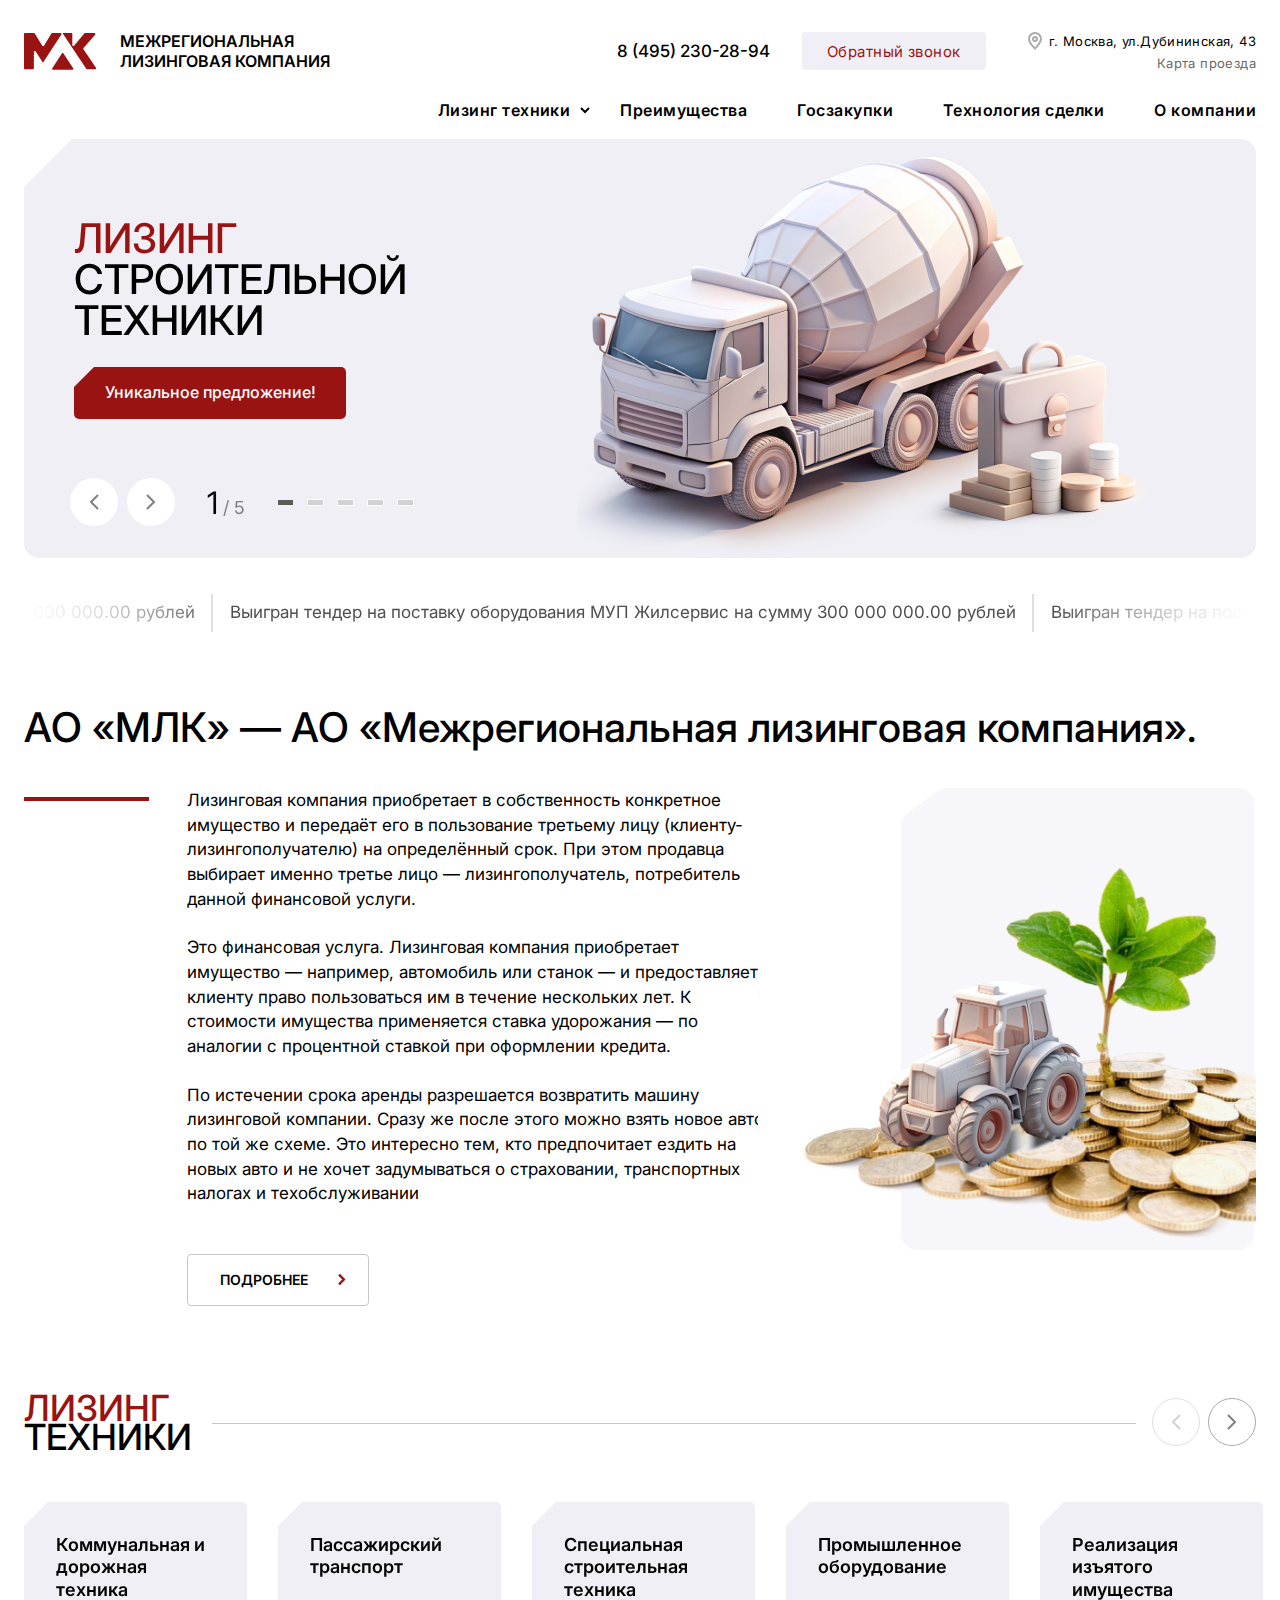
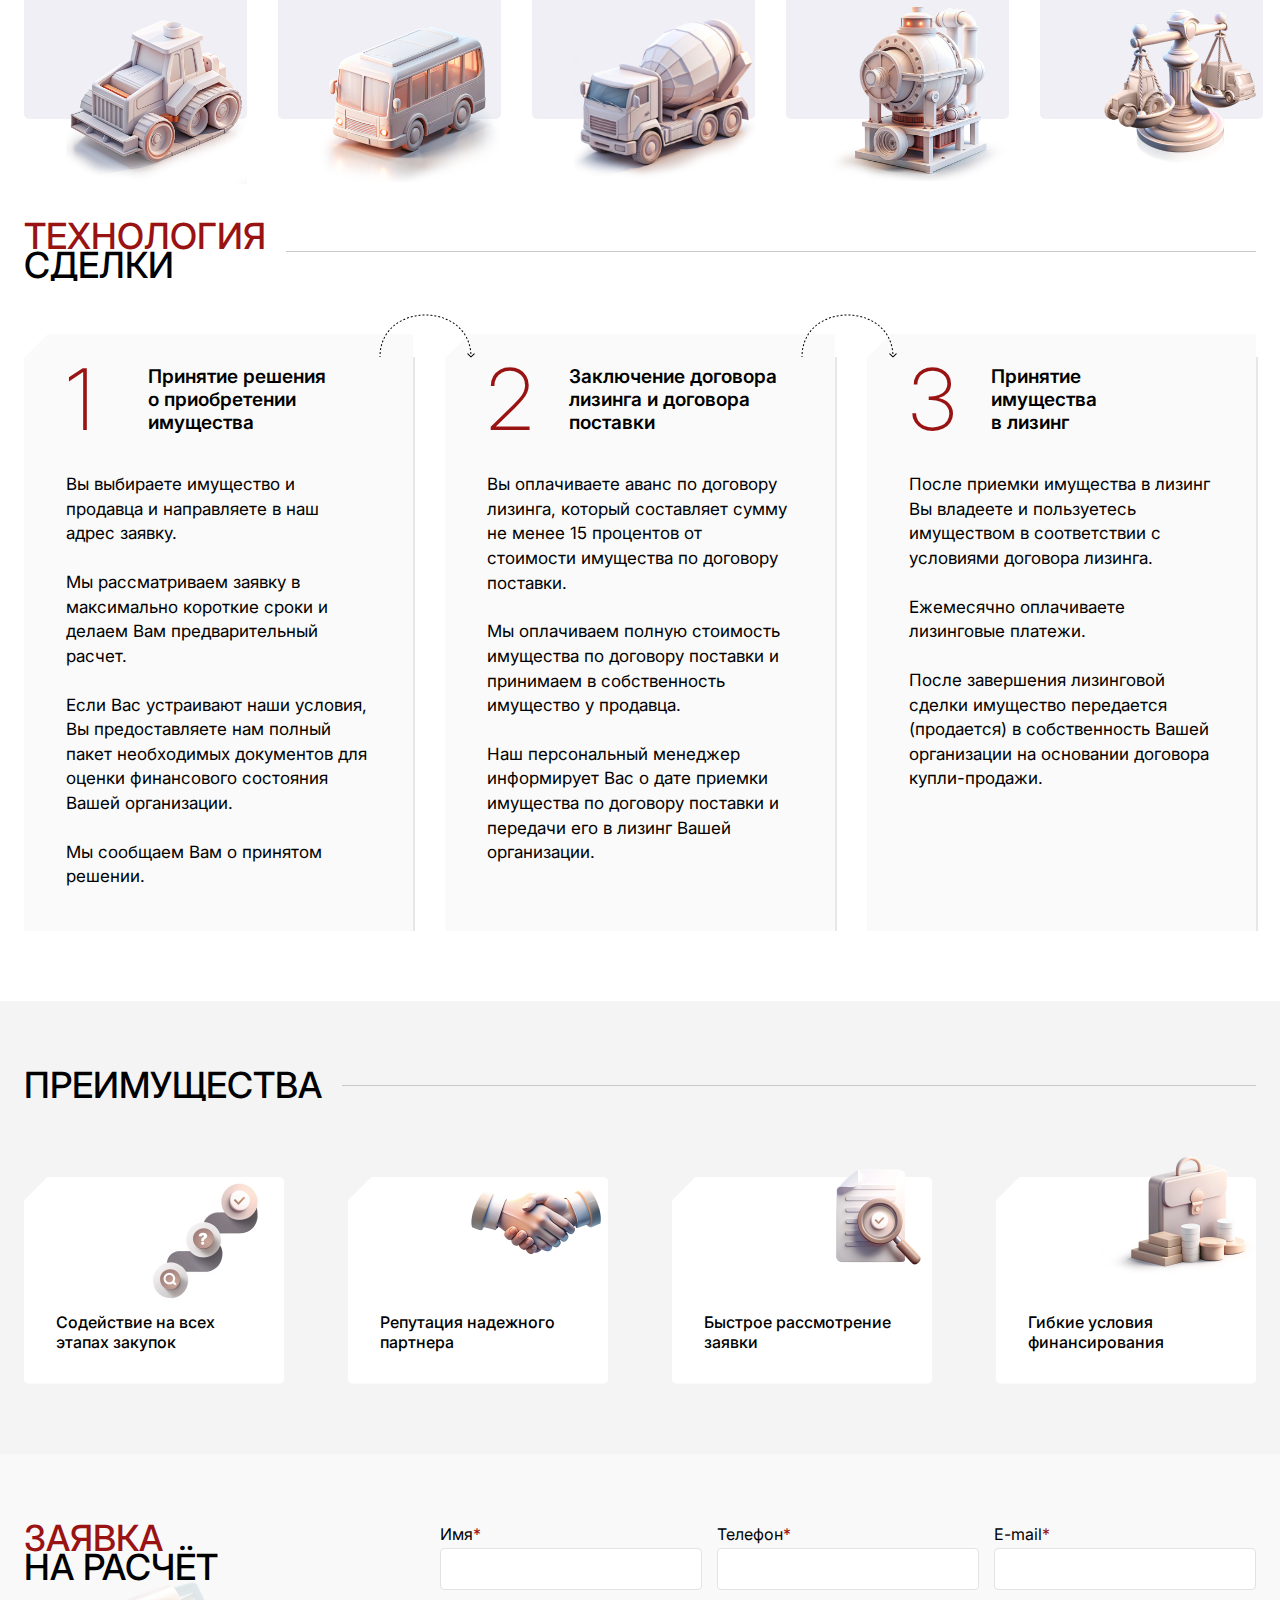
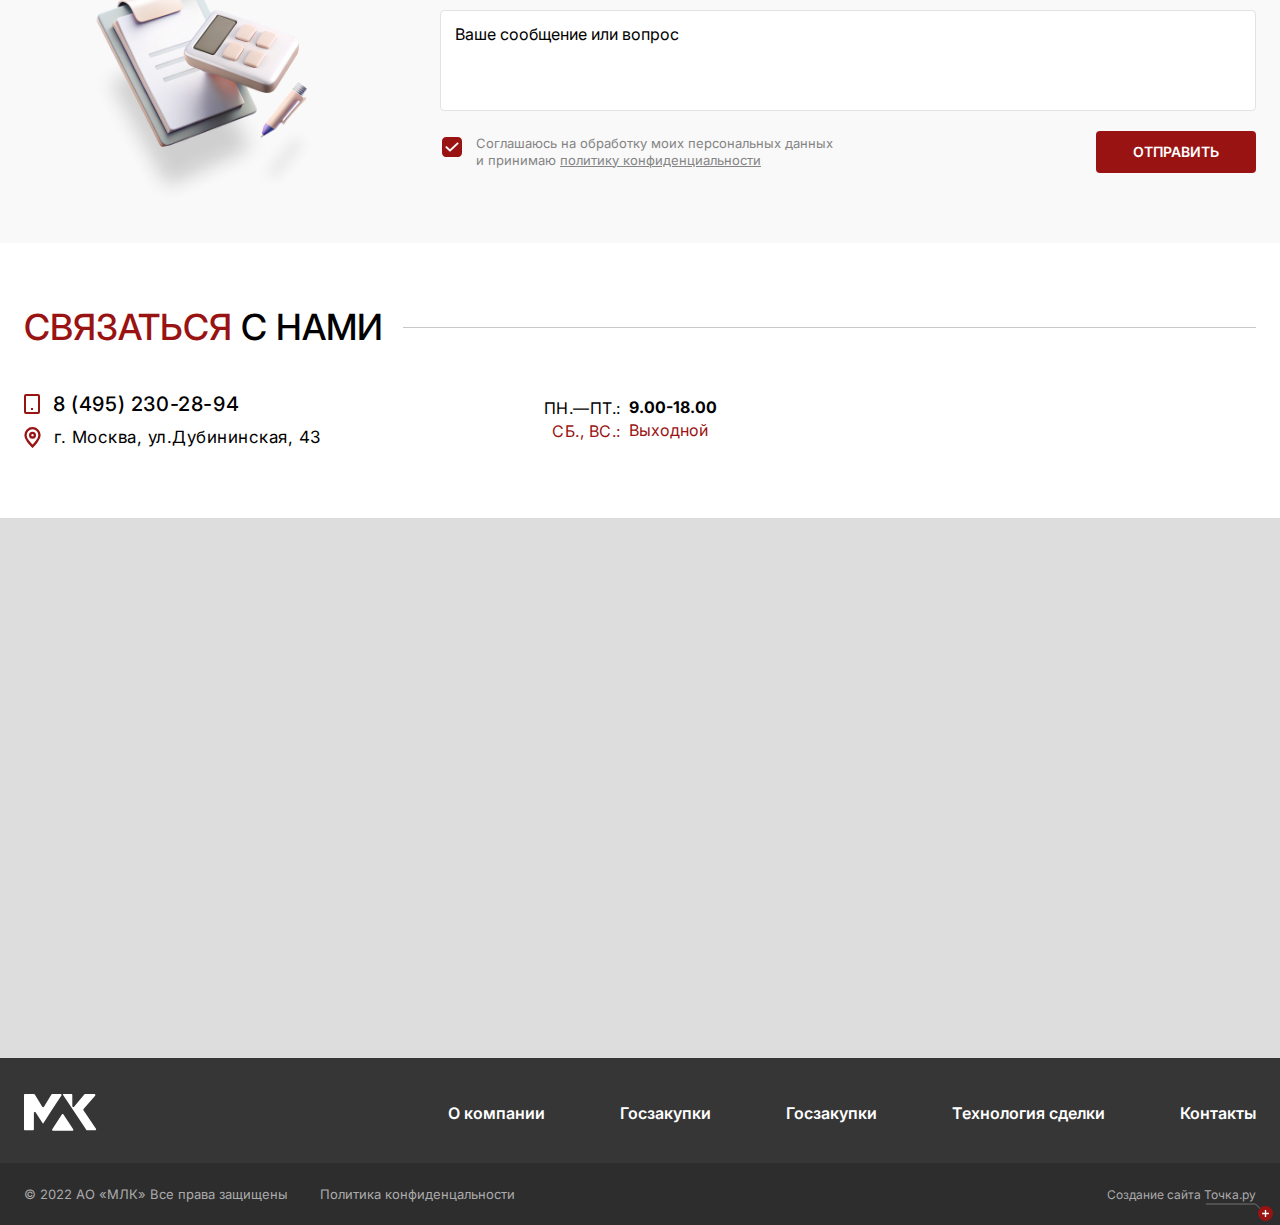
<file: index.html>
<!DOCTYPE html>
<html lang="ru">
	<head>
		<meta http-equiv="Content-Type" content="text/html; charset=utf-8">

		<!-- Adapting the page for mobile devices -->
		<meta name="viewport" content="width=device-width, initial-scale=1, maximum-scale=1">

		<!-- Prohibition of phone number recognition -->
		<meta name="format-detection" content="telephone=no">
		<meta name="SKYPE_TOOLBAR" content ="SKYPE_TOOLBAR_PARSER_COMPATIBLE">

		<!-- Page title -->
		<title>Заголовок страницы</title>

		<!-- Meta description -->
		<meta name="description" content="">

		<!-- Meta Keywords -->
		<meta name="keywords" content="">

		<!-- Site icon, size 32x32, transparency supported. Recommended format: .ico or .png -->
		<link rel="shortcut icon" href="favicon.ico">

		<!-- Changing the color of the mobile browser panel -->
		<meta name="msapplication-TileColor" content="#9A1313">
		<meta name="theme-color" content="#9A1313">

		<!-- Connecting fonts from Google -->
		<link rel="preconnect" href="https://fonts.googleapis.com">
		<link rel="preconnect" href="https://fonts.gstatic.com" crossorigin>
		<link href="https://fonts.googleapis.com/css2?family=Inter:ital,opsz,wght@0,14..32,100..900;1,14..32,100..900&display=swap" rel="stylesheet">

		<!-- Connecting style files -->
		<link rel="stylesheet" href="css/swiper-bundle.min.css" async>
		<link rel="stylesheet" href="css/swiper.css" async>
		<link rel="stylesheet" href="css/fancybox.css" async>
		<link rel="stylesheet" href="css/styles.css" async>

		<link rel="stylesheet" href="css/response_1279.css" media="print, (max-width: 1279px)" async>
		<link rel="stylesheet" href="css/response_1023.css" media="print, (max-width: 1023px)" async>
		<link rel="stylesheet" href="css/response_767.css" media="print, (max-width: 767px)" async>
		<link rel="stylesheet" href="css/response_479.css" media="(max-width: 479px)" async>
	</head>

	<body>
		<div class="wrap">
			<div class="main">
				<header>
					<button class="mob_close_btn"></button>

					<div class="scroll">
						<div class="cont row">
							<div class="logo">
								<img src="images/logo.svg" alt="">

								<span>Межрегиональная<br> лизинговая компания</span>
							</div>

							<div class="phone">
								<a href="tel:8 (495) 230-28-94">8 (495) 230-28-94</a>
							</div>

							<button class="callback_btn modal_btn" data-modal="callback_modal">Обратный звонок</button>

							<div class="location">
								<div class="address">
									<svg class="icon"><use xlink:href="images/sprite.svg#ic_location"></use></svg>
									<span>г. Москва, ул.Дубининская, 43</span>
								</div>

								<div class="map_link">
									<a href="/">Карта проезда</a>
								</div>
							</div>

							<nav class="menu row">
								<div class="menu_item">
									<a href="/" class="sub_link">
										<span>Лизинг техники</span>
										<svg class="arr"><use xlink:href="images/sprite.svg#ic_arr_ver"></use></svg>
									</a>

									<div class="sub_menu">
										<div><a href="/">Коммунальная и дорожная техника</a></div>
										<div><a href="/">Пассажирский транспорт</a></div>
										<div><a href="/">Специальная  строительная техника</a></div>
										<div><a href="/">Промышленное оборудование</a></div>
										<div><a href="/">Реализация  изъятого имущества</a></div>
									</div>
								</div>

								<div class="menu_item">
									<button class="btn scroll_btn" data-anchor="advantages">Преимущества</button>
								</div>

								<div class="menu_item">
									<a href="/">Госзакупки</a>
								</div>

								<div class="menu_item">
									<button class="btn scroll_btn" data-anchor="technology">Технология сделки</button>
								</div>

								<div class="menu_item">
									<a href="/">О компании</a>
								</div>
							</nav>
						</div>
					</div>
				</header>


				<section class="mob_header">
					<div class="cont row">
						<div class="logo">
							<img src="images/logo.svg" alt="">

							<span>Межрегиональная<br> лизинговая компания</span>
						</div>

						<button class="mob_menu_btn">
							<span></span>
						</button>
					</div>
				</section>


				<section class="main_slider">
					<div class="swiper">
						<div class="swiper-wrapper">
							<div class="swiper-slide">
								<div class="cont">
									<div class="data">
										<div class="title"><span>Лизинг</span> строительной техники</div>

										<a href="/" class="link">Уникальное предложение!</a>

										<img src="images/tmp/main_slider_img1.png" alt="" class="img" loading="lazy">
									</div>
								</div>
							</div>

							<div class="swiper-slide">
								<div class="cont">
									<div class="data">
										<div class="title"><span>Реализация</span> изъятого имущества</div>

										<a href="/" class="link">Уникальное предложение!</a>

										<img src="images/tmp/main_slider_img2.png" alt="" class="img" loading="lazy">
									</div>
								</div>
							</div>

							<div class="swiper-slide">
								<div class="cont">
									<div class="data">
										<div class="title"><span>Лизинг</span> Промышленного оборудования</div>

										<a href="/" class="link">Уникальное предложение!</a>

										<img src="images/tmp/main_slider_img3.png" alt="" class="img" loading="lazy">
									</div>
								</div>
							</div>

							<div class="swiper-slide">
								<div class="cont">
									<div class="data">
										<div class="title"><span>Лизинг</span> Пассажирского транспорта</div>

										<a href="/" class="link">Уникальное предложение!</a>

										<img src="images/tmp/main_slider_img4.png" alt="" class="img" loading="lazy">
									</div>
								</div>
							</div>

							<div class="swiper-slide">
								<div class="cont">
									<div class="data">
										<div class="title"><span>Лизинг</span> Коммунальной и дорожной техники</div>

										<a href="/" class="link">Уникальное предложение!</a>

										<img src="images/tmp/main_slider_img5.png" alt="" class="img" loading="lazy">
									</div>
								</div>
							</div>
						</div>

						<div class="controls">
							<button class="swiper-button-prev">
								<svg class="icon"><use xlink:href="images/sprite.svg#ic_arr_hor"></use></svg>
							</button>

							<button class="swiper-button-next">
								<svg class="icon"><use xlink:href="images/sprite.svg#ic_arr_hor"></use></svg>
							</button>

							<div class="count">
								<span class="current">1</span>

								<span class="sep">/</span>

								<span class="total">01</span>
							</div>

							<div class="swiper-pagination"></div>
						</div>
					</div>
				</section>


				<section class="marquee block">
					<div class="swiper">
						<div class="swiper-wrapper">
							<div class="swiper-slide">
								<div>Выигран тендер на поставку оборудования МУП Жилсервис на сумму 300 000 000.00 рублей <span class="sep"></span>&nbsp;</div>
							</div>

							<div class="swiper-slide">
								<div>Выигран тендер на поставку оборудования МУП Жилсервис на сумму 300 000 000.00 рублей <span class="sep"></span>&nbsp;</div>
							</div>

							<div class="swiper-slide">
								<div>Выигран тендер на поставку оборудования МУП Жилсервис на сумму 300 000 000.00 рублей <span class="sep"></span>&nbsp;</div>
							</div>

							<div class="swiper-slide">
								<div>Выигран тендер на поставку оборудования МУП Жилсервис на сумму 300 000 000.00 рублей <span class="sep"></span>&nbsp;</div>
							</div>
						</div>
					</div>
				</section>


				<section class="about_info block big_m">
					<div class="cont">
						<div class="block_title">АО «МЛК» — АО «Межрегиональная лизинговая компания». </div>

						<div class="row">
							<div class="data">
								<div class="text_block">
									<p>Лизинговая компания приобретает в собственность конкретное имущество и передаёт его в пользование третьему лицу (клиенту-лизингополучателю) на определённый срок. При этом продавца выбирает именно третье лицо — лизингополучатель, потребитель данной финансовой услуги.</p>

									<p>Это финансовая услуга. Лизинговая компания приобретает имущество — например, автомобиль или станок — и предоставляет клиенту право пользоваться им в течение нескольких лет. К стоимости имущества применяется ставка удорожания — по аналогии с процентной ставкой при оформлении кредита.</p>

									<p>По истечении срока аренды разрешается возвратить машину лизинговой компании. Сразу же после этого можно взять новое авто по той же схеме. Это интересно тем, кто предпочитает ездить на новых авто и не хочет задумываться о страховании, транспортных налогах и техобслуживании</p>
								</div>

								<div class="link">
									<a href="/">
										<span>Подробнее</span>
										<svg class="icon"><use xlink:href="images/sprite.svg#ic_arr_ver"></use></svg>
									</a>
								</div>
							</div>

							<div class="image">
								<img src="images/tmp/about_info_img.png" alt="" loading="lazy">
							</div>
						</div>
					</div>
				</section>


				<section class="leasing block">
					<div class="cont">
						<div class="block_head pad_r">
							<div class="title"><span>Лизинг</span><br> техники</div>

							<div class="line"></div>
						</div>

						<div class="swiper carousel">
							<div class="swiper-wrapper">
								<div class="swiper-slide">
									<div class="item">
										<div class="name">Коммунальная и дорожная техника</div>

										<div class="thumb">
											<img src="images/tmp/leasing_thumb1.png" alt="" loading="lazy">
										</div>
									</div>
								</div>

								<div class="swiper-slide">
									<div class="item">
										<div class="name">Пассажирский транспорт</div>

										<div class="thumb">
											<img src="images/tmp/leasing_thumb2.png" alt="" loading="lazy">
										</div>
									</div>
								</div>

								<div class="swiper-slide">
									<div class="item">
										<div class="name">Специальная  строительная техника</div>

										<div class="thumb">
											<img src="images/tmp/leasing_thumb3.png" alt="" loading="lazy">
										</div>
									</div>
								</div>

								<div class="swiper-slide">
									<div class="item">
										<div class="name">Промышленное оборудование</div>

										<div class="thumb">
											<img src="images/tmp/leasing_thumb4.png" alt="" loading="lazy">
										</div>
									</div>
								</div>

								<div class="swiper-slide">
									<div class="item">
										<div class="name">Реализация  изъятого имущества</div>

										<div class="thumb">
											<img src="images/tmp/leasing_thumb5.png" alt="" loading="lazy">
										</div>
									</div>
								</div>

								<div class="swiper-slide">
									<div class="item">
										<div class="name">Коммунальная и дорожная техника</div>

										<div class="thumb">
											<img src="images/tmp/leasing_thumb1.png" alt="" loading="lazy">
										</div>
									</div>
								</div>

								<div class="swiper-slide">
									<div class="item">
										<div class="name">Пассажирский транспорт</div>

										<div class="thumb">
											<img src="images/tmp/leasing_thumb2.png" alt="" loading="lazy">
										</div>
									</div>
								</div>

								<div class="swiper-slide">
									<div class="item">
										<div class="name">Специальная  строительная техника</div>

										<div class="thumb">
											<img src="images/tmp/leasing_thumb3.png" alt="" loading="lazy">
										</div>
									</div>
								</div>

								<div class="swiper-slide">
									<div class="item">
										<div class="name">Промышленное оборудование</div>

										<div class="thumb">
											<img src="images/tmp/leasing_thumb4.png" alt="" loading="lazy">
										</div>
									</div>
								</div>

								<div class="swiper-slide">
									<div class="item">
										<div class="name">Реализация  изъятого имущества</div>

										<div class="thumb">
											<img src="images/tmp/leasing_thumb5.png" alt="" loading="lazy">
										</div>
									</div>
								</div>
							</div>

							<button class="swiper-button-prev">
								<svg class="icon"><use xlink:href="images/sprite.svg#ic_arr_hor"></use></svg>
							</button>

							<button class="swiper-button-next">
								<svg class="icon"><use xlink:href="images/sprite.svg#ic_arr_hor"></use></svg>
							</button>
						</div>
					</div>
				</section>


				<section class="technology block" id="technology">
					<div class="cont">
						<div class="block_head">
							<div class="title"><span>Технология</span><br> сделки</div>

							<div class="line"></div>
						</div>

						<div class="row">
							<div class="item">
								<div class="number"></div>

								<div class="name">Принятие решения<br> о приобретении имущества</div>

								<div class="text_block">
									<p>Вы выбираете имущество и продавца и направляете в наш адрес заявку.</p>

									<p>Мы рассматриваем заявку в максимально короткие сроки и делаем Вам предварительный расчет.</p>

									<p>Если Вас устраивают наши условия, Вы предоставляете нам полный пакет необходимых документов для оценки финансового состояния Вашей организации.</p>

									<p>Мы сообщаем Вам о принятом решении.</p>
								</div>

								<div class="bg"></div>
							</div>

							<div class="item">
								<div class="number"></div>

								<div class="name">Заключение договора лизинга и договора поставки</div>

								<div class="text_block">
									<p>Вы оплачиваете аванс по договору лизинга, который составляет сумму не менее 15 процентов от стоимости имущества по договору поставки.</p>

									<p>Мы оплачиваем полную стоимость имущества по договору поставки и принимаем в собственность имущество у продавца.</p>

									<p>Наш персональный менеджер информирует Вас о дате приемки имущества по договору поставки и передачи его в лизинг Вашей организации.</p>
								</div>

								<div class="bg"></div>
							</div>

							<div class="item">
								<div class="number"></div>

								<div class="name">Принятие<br> имущества<br> в лизинг</div>

								<div class="text_block">
									<p>После приемки имущества в лизинг Вы владеете и пользуетесь имуществом в соответствии с условиями договора лизинга.</p>

									<p>Ежемесячно оплачиваете лизинговые платежи.</p>

									<p>После завершения лизинговой сделки имущество передается (продается) в собственность Вашей организации на основании договора купли-продажи.</p>
								</div>

								<div class="bg"></div>
							</div>
						</div>
					</div>
				</section>


				<section class="advantages" id="advantages">
					<div class="cont">
						<div class="block_head">
							<div class="title">Преимущества</div>

							<div class="line"></div>
						</div>

						<div class="row">
							<div class="item">
								<div class="thumb">
									<img src="images/tmp/advantages_thumb1.png" alt="" loading="lazy">
								</div>

								<div class="name">Содействие на всех этапах закупок</div>
							</div>

							<div class="item">
								<div class="thumb">
									<img src="images/tmp/advantages_thumb2.png" alt="" loading="lazy">
								</div>

								<div class="name">Репутация надежного партнера</div>
							</div>

							<div class="item">
								<div class="thumb">
									<img src="images/tmp/advantages_thumb3.png" alt="" loading="lazy">
								</div>

								<div class="name">Быстрое рассмотрение заявки</div>
							</div>

							<div class="item">
								<div class="thumb">
									<img src="images/tmp/advantages_thumb4.png" alt="" loading="lazy">
								</div>

								<div class="name">Гибкие условия финансирования</div>
							</div>
						</div>
					</div>
				</section>


				<section class="order block">
					<div class="cont row">
						<div class="block_head">
							<div class="title"><span>Заявка</span><br> на расчёт</div>
						</div>

						<form action="" class="form">
							<div class="columns">
								<div class="line width1of3">
									<div class="label">Имя<span class="required">*</span></div>

									<div class="field">
										<input type="text" name="" value="" class="input">
									</div>
								</div>

								<div class="line width1of3">
									<div class="label">Телефон<span class="required">*</span></div>

									<div class="field">
										<input type="tel" name="" value="" class="input">
									</div>
								</div>

								<div class="line width1of3">
									<div class="label">E-mail<span class="required">*</span></div>

									<div class="field">
										<input type="email" name="" value="" class="input">
									</div>
								</div>
							</div>

							<div class="line">
								<div class="field">
									<textarea name="" placeholder="Ваше сообщение или вопрос"></textarea>
								</div>
							</div>

							<div class="submit">
								<div class="agree">
									<label class="checkbox">
										<input type="checkbox" name="agree" checked>

										<div class="check">
											<svg><use xlink:href="images/sprite.svg#ic_check"></use></svg>
										</div>

										<div>Соглашаюсь на обработку моих персональных данных и принимаю <a href="/" target="_blank">политику конфиденциальности</a></div>
									</label>
								</div>

								<button type="submit" class="submit_btn">Отправить</button>
							</div>
						</form>
					</div>

					<img src="images/order_img.png" alt="" loading="lazy" class="img">
				</section>


				<section class="contacts_info">
					<div class="cont">
						<div class="block_head">
							<div class="title"><span>Связаться</span> с нами</div>

							<div class="line"></div>
						</div>

						<div class="row">
							<div class="col">
								<div class="phone">
									<a href="tel:84952302894">
										<svg class="icon"><use xlink:href="images/sprite.svg#ic_phone"></use></svg>
										<span>8 (495) 230-28-94</span>
									</a>
								</div>

								<div class="location">
									<svg class="icon"><use xlink:href="images/sprite.svg#ic_location"></use></svg>
									<span>г. Москва, ул.Дубининская, 43</span>
								</div>
							</div>

							<div class="col">
								<div class="work_time">
									<div><span class="label">пн.—пт.:</span> <b>9.00-18.00</b></div>

									<div><span class="label red">сб., вс.:</span> <span class="red">Выходной</span></div>
								</div>
							</div>
						</div>
					</div>

					<div class="map"></div>
				</section>
			</div>


			<footer>
				<div class="data">
					<div class="cont row">
						<div class="logo">
							<img src="images/logo_white.svg" alt="">
						</div>

						<div class="menu">
							<div><a href="/">О компании</a></div>

							<div><a href="/">Госзакупки</a></div>

							<div><a href="/">Госзакупки</a></div>

							<div><a href="/">Технология сделки</a></div>

							<div><a href="/">Контакты</a></div>
						</div>
					</div>
				</div>

				<div class="bottom">
					<div class="cont row">
						<div class="copyright">&copy; 2022 АО «МЛК» <span>Все права защищены</span></div>

						<div class="privacy_policy_link">
							<a href="/">Политика конфиденцальности</a>
						</div>

						<div class="creator">
							<a href="/" target="_blank" rel="noopener">Создание сайта <span>Точка.ру</span></a>
						</div>
					</div>
				</div>
			</footer>


			<div class="overlay"></div>
		</div>


		<section class="modal" id="callback_modal">
			<div class="modal_title">Обратный звонок</div>

			<form action="" class="form">
				<div class="line">
					<div class="field">
						<input type="text" name="" value="" class="input" placeholder="Имя*">
					</div>
				</div>

				<div class="line">
					<div class="field">
						<input type="text" name="" value="" class="input" placeholder="Телефон или e-mail*">
					</div>
				</div>

				<div class="line">
					<div class="field">
						<textarea name="" placeholder="Cообщение"></textarea>
					</div>
				</div>

				<div class="line agree">
					<label class="checkbox">
						<input type="checkbox" name="agree" checked>

						<div class="check">
							<svg><use xlink:href="images/sprite.svg#ic_check"></use></svg>
						</div>

						<div>Соглашаюсь на обработку моих персональных данных и принимаю <a href="/" target="_blank">политику конфиденциальности</a></div>
					</label>
				</div>

				<div class="submit">
					<button type="submit" class="submit_btn">Отправить</button>
				</div>
			</form>
		</section>


		<section class="modal success" id="success_modal">
			<div class="modal_title">Ваша заявка успешно отправлена!</div>

			<div class="modal_desc">Спасибо за заявку, наши специалисты свяжутся с вами в ближайшее время.</div>

			<button class="btn close_btn">вернуться на главную</button>
		</section>


		<!-- Connecting javascript files -->
		<script src="js/jquery-3.6.3.min.js"></script>
		<script src="js/functions.js"></script>
		<script src="js/swiper-bundle.min.js"></script>
		<script src="js/fancybox.js"></script>
		<script src="js/imask.js"></script>
		<script src="js/scripts.js"></script>
	</body>
</html>
</file>
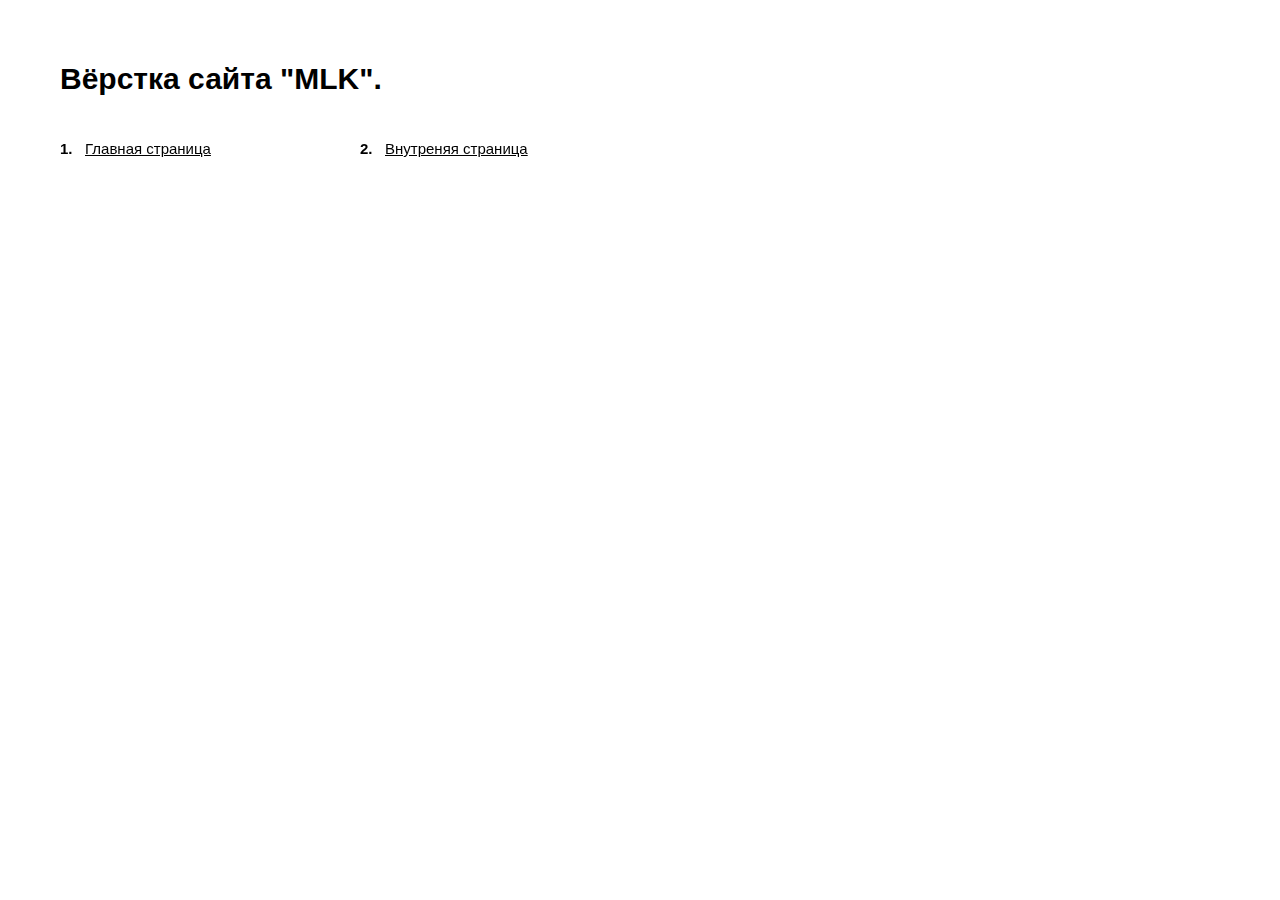
<file: demo_links.html>
<!DOCTYPE html>
<html lang="ru">
	<head>
		<meta http-equiv="Content-Type" content="text/html; charset=utf-8">

		<!-- Адаптирование страницы для мобильных устройств -->
		<meta name="viewport" content="width=device-width, initial-scale=1, maximum-scale=1">

		<!-- Запрет распознования номера телефона -->
		<meta name="format-detection" content="telephone=no">
		<meta name="SKYPE_TOOLBAR" content ="SKYPE_TOOLBAR_PARSER_COMPATIBLE">

		<style>
			*
			{
			    box-sizing: border-box;
			    margin: 0;
			    padding: 0;
			}

			*:before,
			*:after
			{
			    box-sizing: border-box;
			}


			.demo_links
			{
			    padding: 60px;
			}

			.demo_links .title
			{
			    font-family: Arial, 'Helvetica Neue', Helvetica, sans-serif;
			    font-size: 30px;
			    font-weight: 700;
			    line-height: 38px;

			    margin-bottom: 40px;
			}

			.demo_links ol
			{
			    font-family: Arial, 'Helvetica Neue', Helvetica, sans-serif;
			    font-size: 15px;
			    line-height: 21px;

			    counter-reset: li;

			    column-gap: 40px;
			    column-count: 4;
			}

			.demo_links ol li
			{
			    position: relative;

			    display: block;
			    overflow: hidden;

			    padding-left: 25px;

			    list-style-type: none;

			    transform: translateZ(0);

			    --webkit-column-break-inside: avoid;
			    page-break-inside: avoid;
			    break-inside: avoid;
			}

			.demo_links ol li + li
			{
			    margin-top: 20px;
			}

			.demo_links ol li:before
			{
			    color: var(--text_color);
			    font-weight: 700;

			    position: absolute;
			    top: 0;
			    left: 0;

			    content: counters(li, '.') '.';
			    counter-increment: li;
			}


			.demo_links li a
			{
			    color: #000;
			}

			.demo_links li a:hover
			{
			    text-decoration: none;
			}


			@media (max-width: 1279px)
			{
			    .demo_links ol
			    {
			        column-count: 3;
			    }
			}


			@media (max-width: 1023px)
			{
			    .demo_links
			    {
			        padding: 40px;
			    }

			    .demo_links .title
			    {
			        font-size: 28px;
			        line-height: 34px;

			        margin-bottom: 25px;
			    }

			    .demo_links ol
			    {
			        column-count: 2;
			    }
			}


			@media (max-width: 767px)
			{
			    .demo_links
			    {
			        padding: 30px;
			    }

			    .demo_links .title
			    {
			        font-size: 26px;
			        line-height: 32px;
			    }

			    .demo_links ol
			    {
			        column-gap: 40px;
			    }
			}


			@media (max-width: 479px)
			{
			    .demo_links
			    {
			        padding: 20px;
			    }

			    .demo_links .title
			    {
			        font-size: 22px;
			        line-height: 28px;

			        margin-bottom: 25px;
			    }

			    .demo_links ol
			    {
			        column-count: 1;
			    }

			    .demo_links ol li + li
			    {
			        margin-top: 15px;
			    }
			}

		</style>
	</head>

	<body>
		<div class="demo_links">
			<div class="title">Вёрстка сайта "MLK".</div>

			<ol>
				<li><a href="./index.html" target="_blank">Главная страница</a></li>
				<li><a href="./inner.html" target="_blank">Внутреняя страница</a></li>
			</ol>
		</div>
	</body>
</html>
</file>
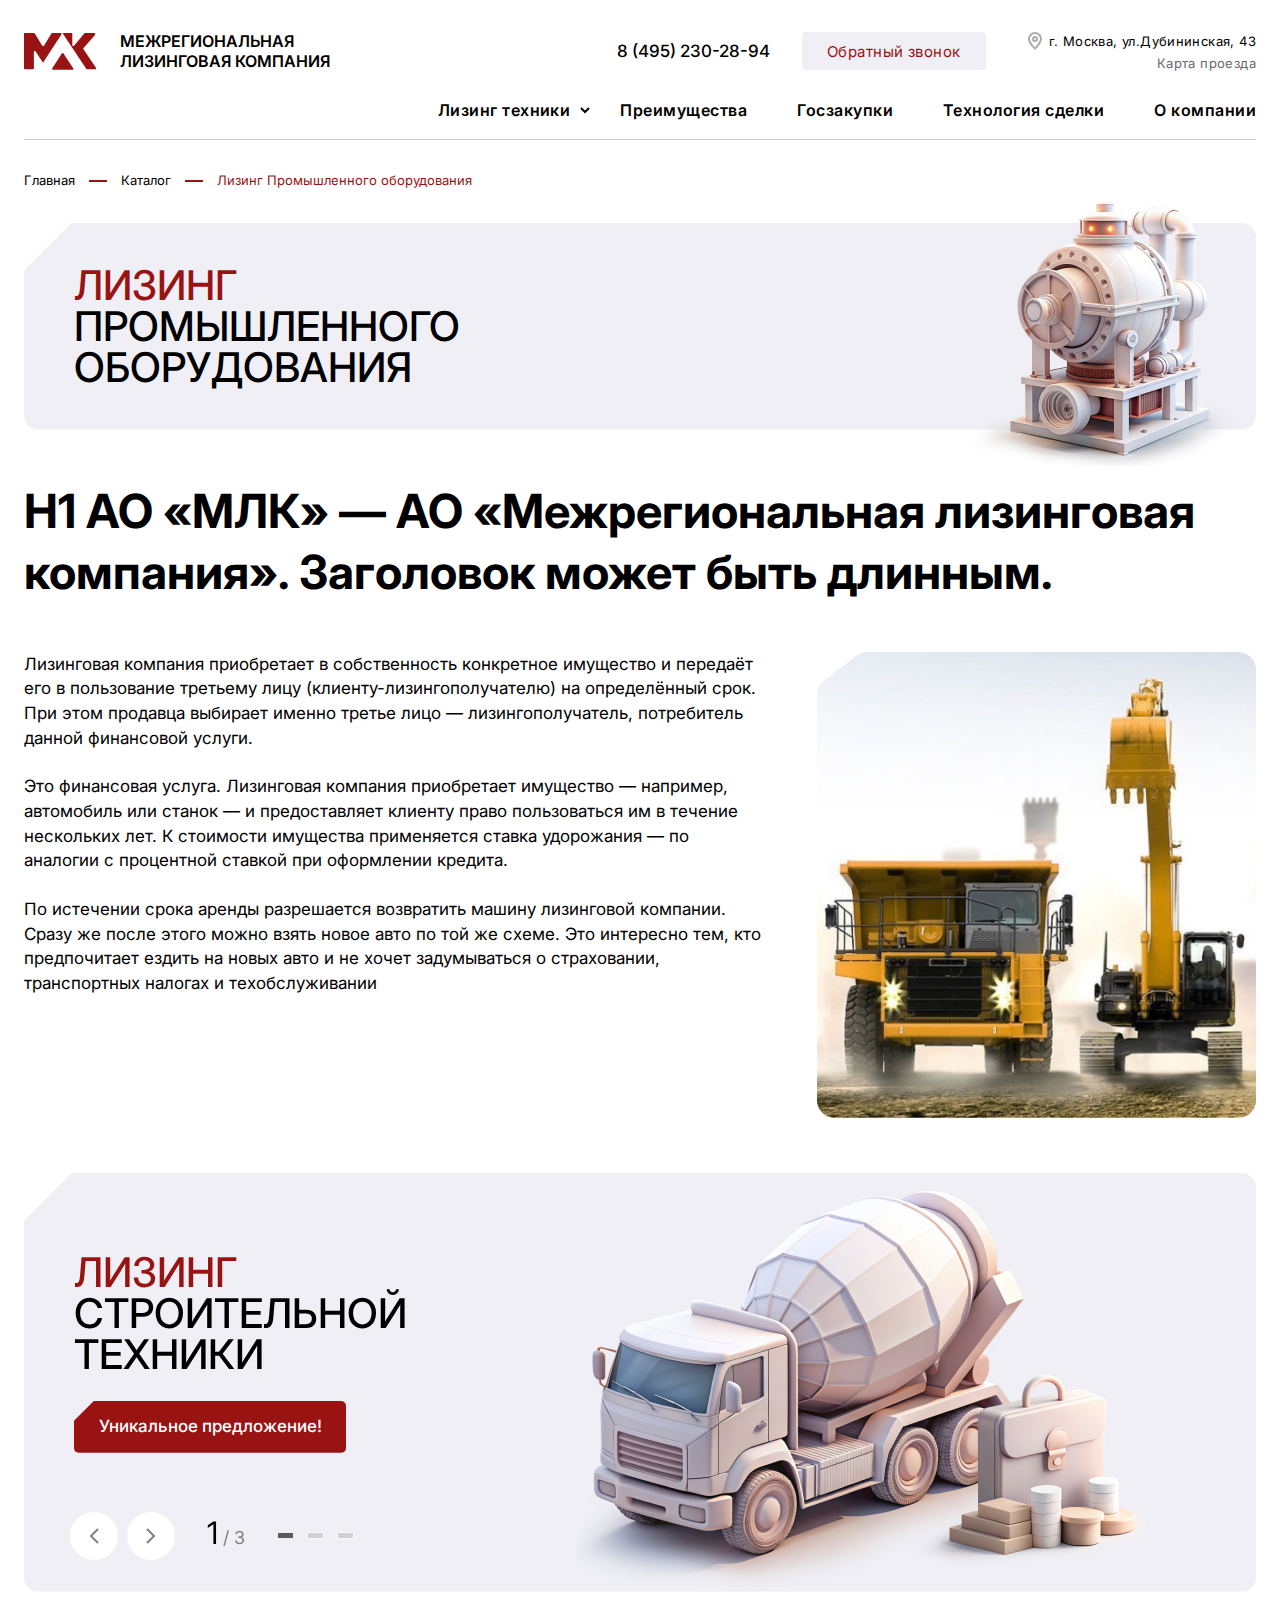
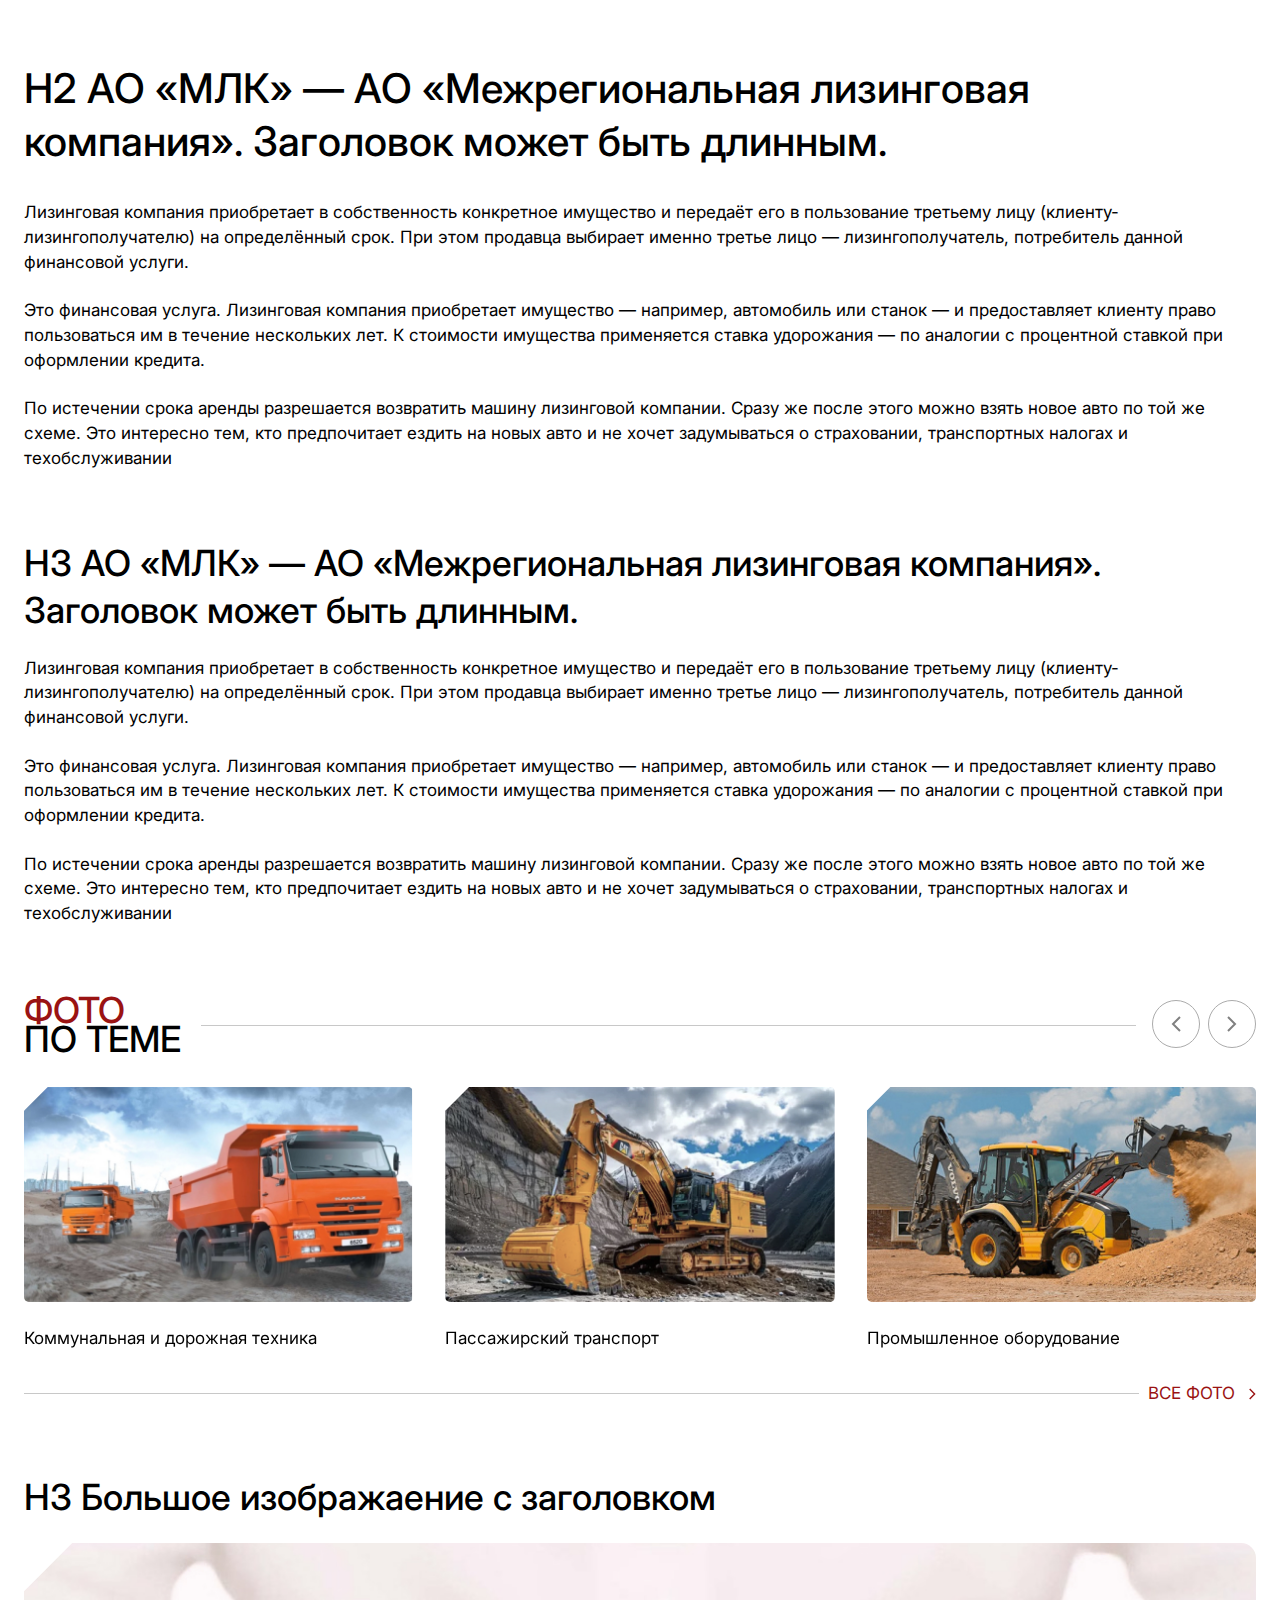
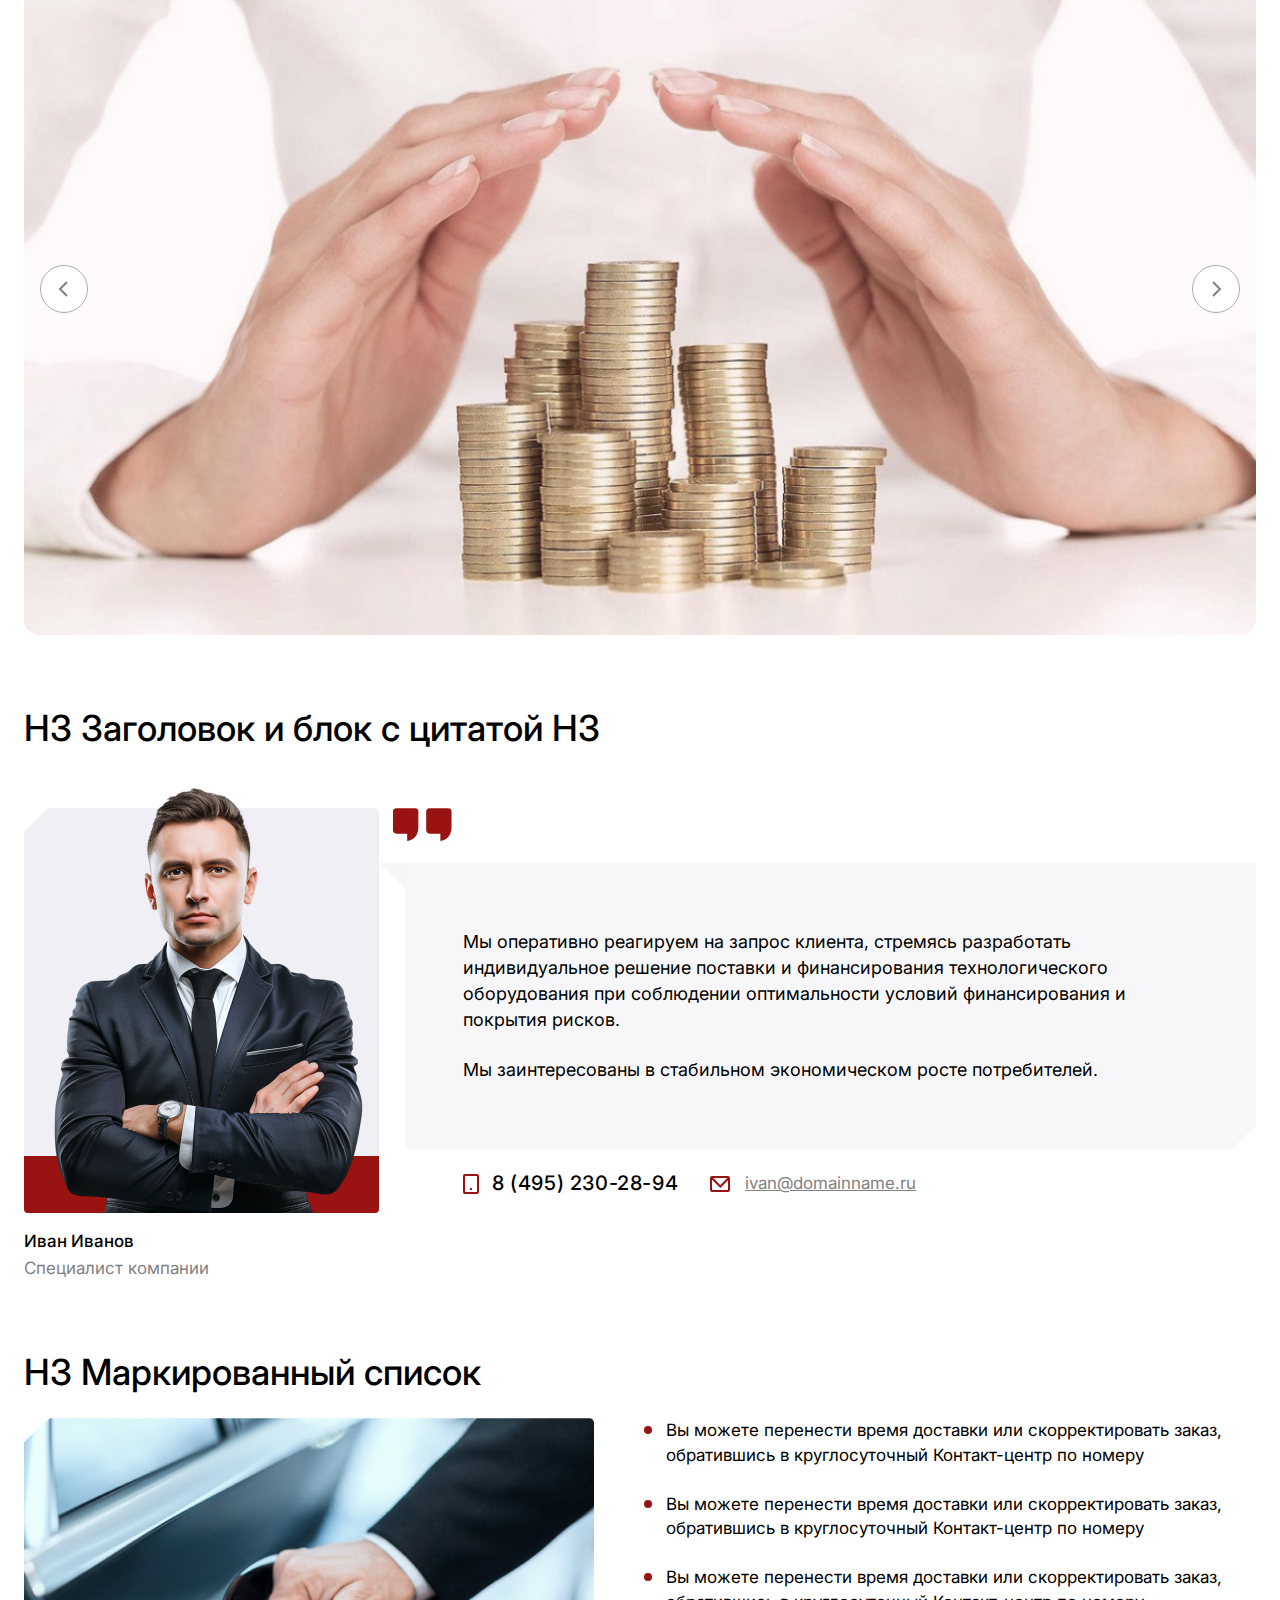
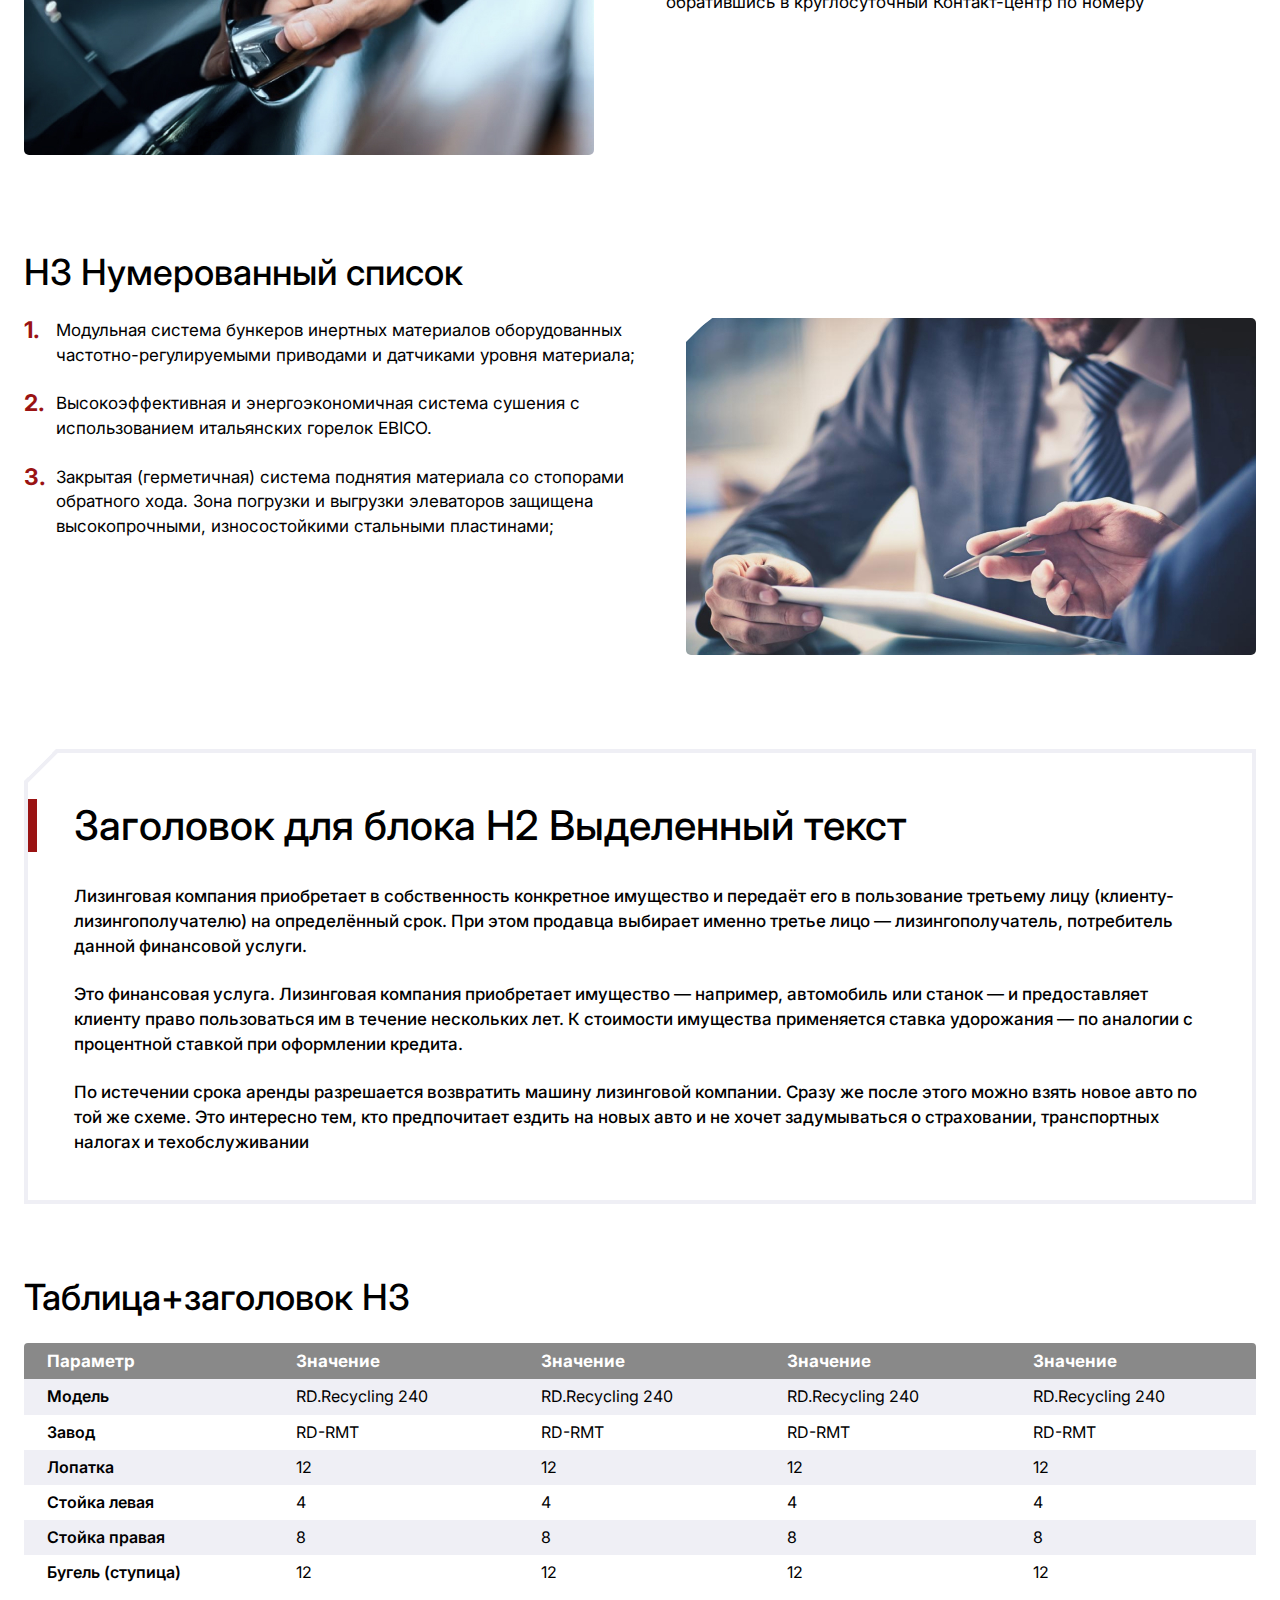
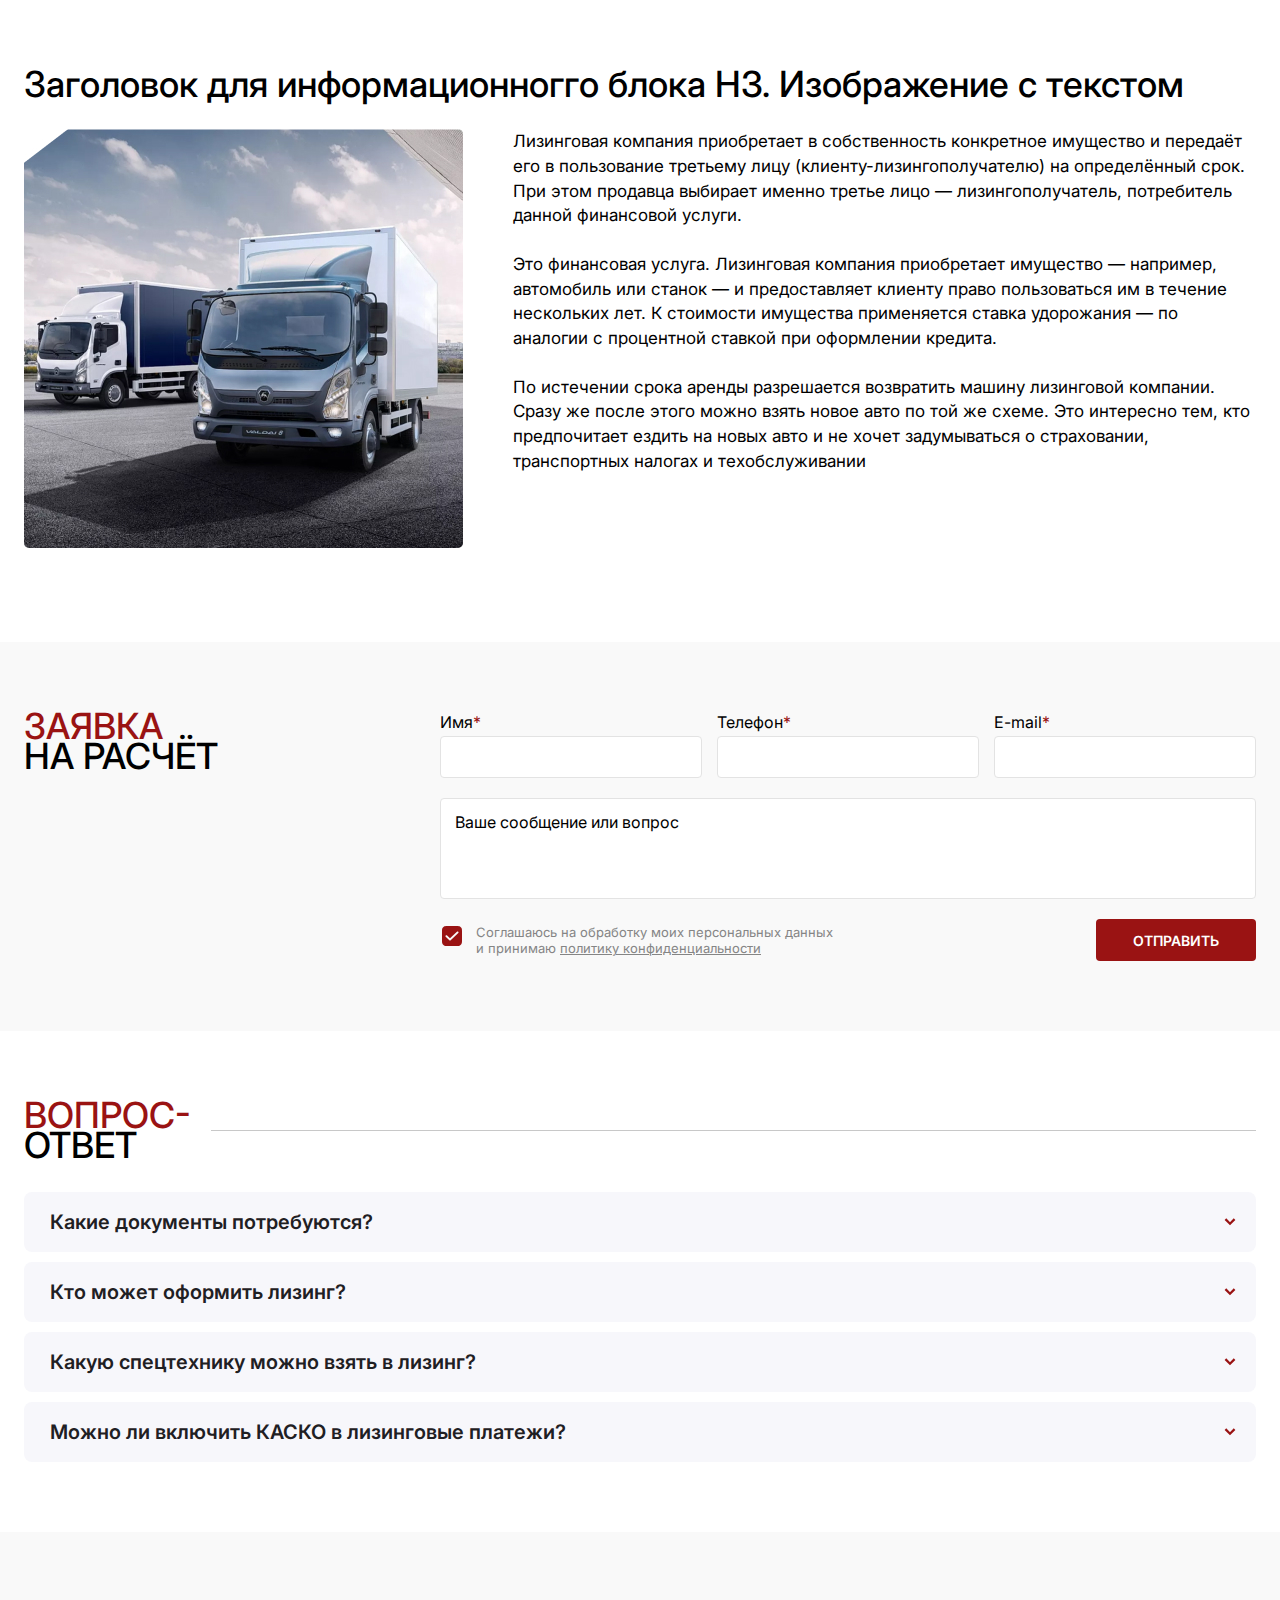
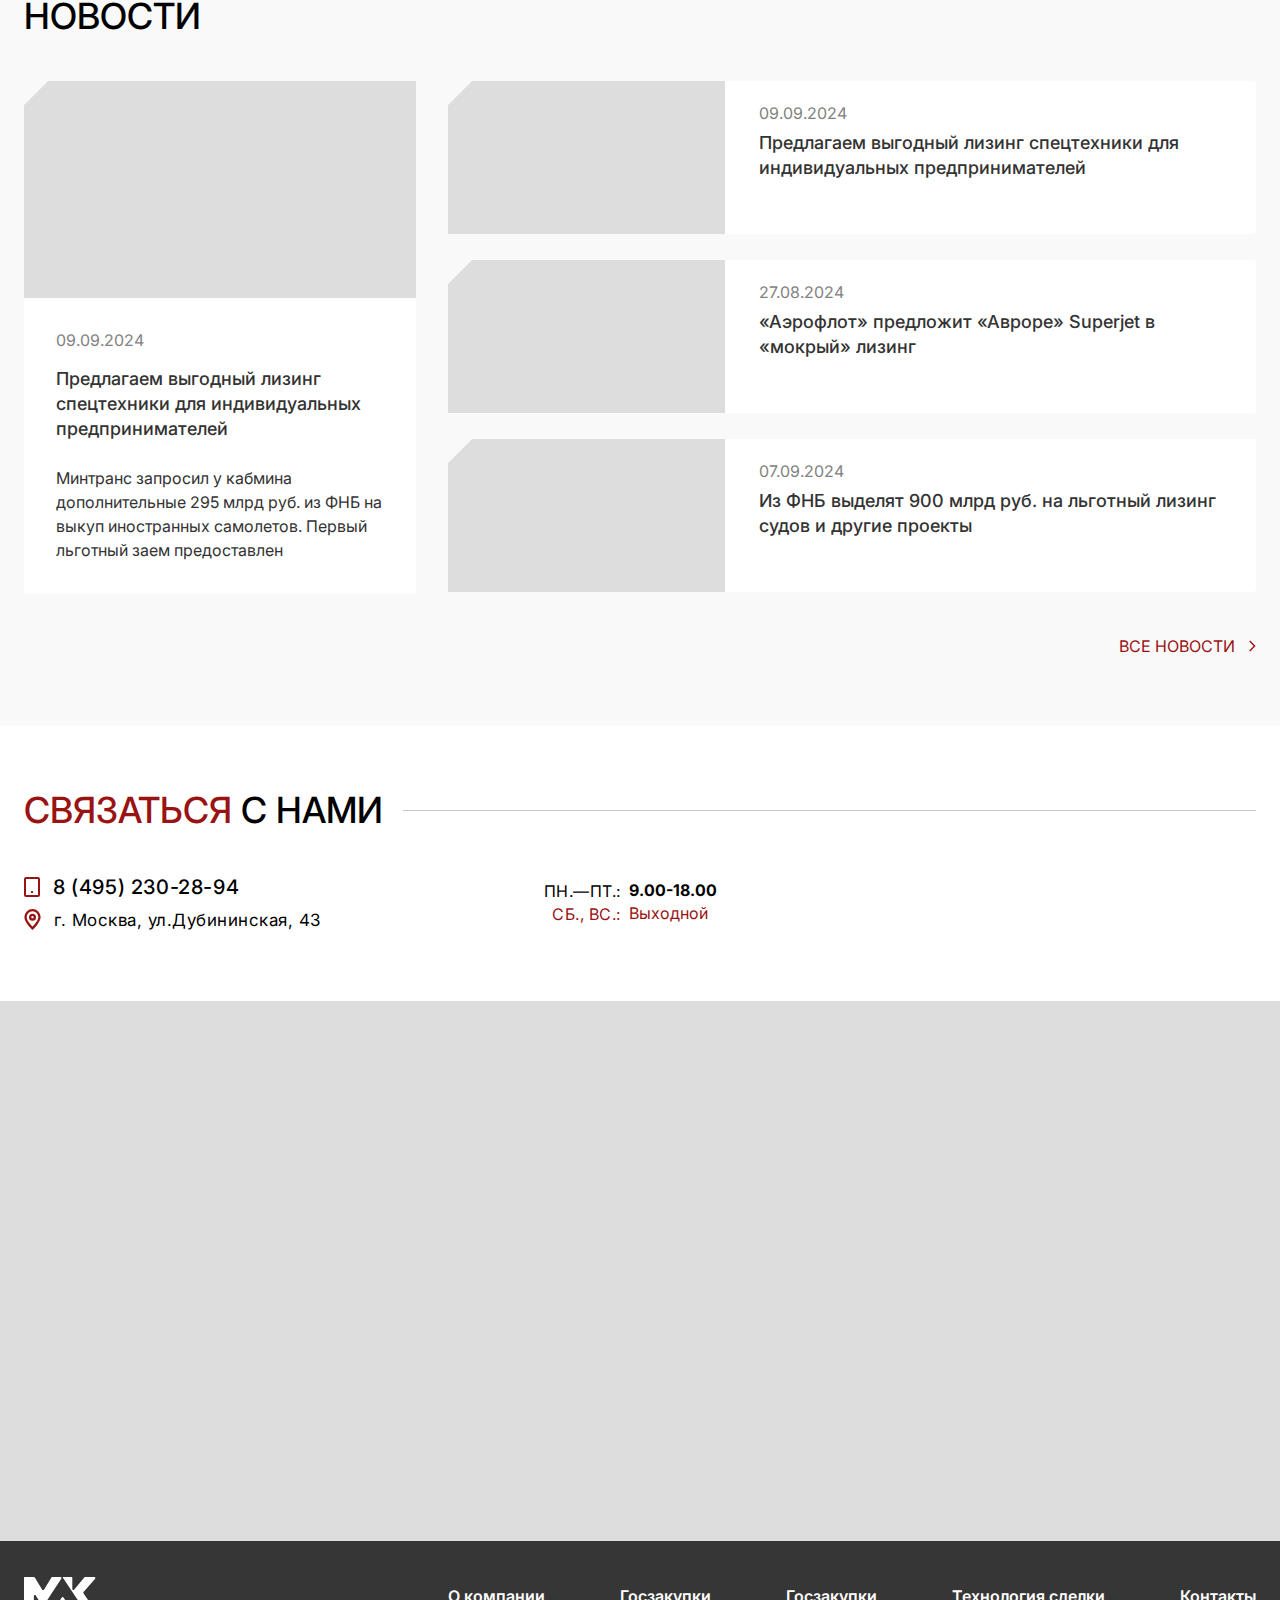
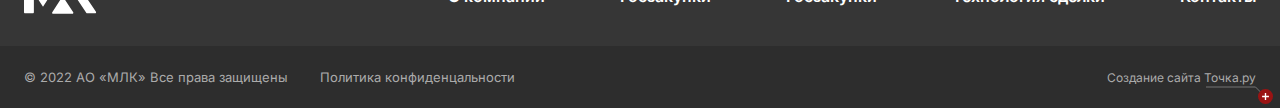
<file: inner.html>
<!DOCTYPE html>
<html lang="ru">
	<head>
		<meta http-equiv="Content-Type" content="text/html; charset=utf-8">

		<!-- Adapting the page for mobile devices -->
		<meta name="viewport" content="width=device-width, initial-scale=1, maximum-scale=1">

		<!-- Prohibition of phone number recognition -->
		<meta name="format-detection" content="telephone=no">
		<meta name="SKYPE_TOOLBAR" content ="SKYPE_TOOLBAR_PARSER_COMPATIBLE">

		<!-- Page title -->
		<title>Заголовок страницы</title>

		<!-- Meta description -->
		<meta name="description" content="">

		<!-- Meta Keywords -->
		<meta name="keywords" content="">

		<!-- Site icon, size 32x32, transparency supported. Recommended format: .ico or .png -->
		<link rel="shortcut icon" href="favicon.ico">

		<!-- Changing the color of the mobile browser panel -->
		<meta name="msapplication-TileColor" content="#9A1313">
		<meta name="theme-color" content="#9A1313">

		<!-- Connecting fonts from Google -->
		<link rel="preconnect" href="https://fonts.googleapis.com">
		<link rel="preconnect" href="https://fonts.gstatic.com" crossorigin>
		<link href="https://fonts.googleapis.com/css2?family=Inter:ital,opsz,wght@0,14..32,100..900;1,14..32,100..900&display=swap" rel="stylesheet">

		<!-- Connecting style files -->
		<link rel="stylesheet" href="css/swiper-bundle.min.css" async>
		<link rel="stylesheet" href="css/swiper.css" async>
		<link rel="stylesheet" href="css/fancybox.css" async>
		<link rel="stylesheet" href="css/styles.css" async>

		<link rel="stylesheet" href="css/response_1279.css" media="print, (max-width: 1279px)" async>
		<link rel="stylesheet" href="css/response_1023.css" media="print, (max-width: 1023px)" async>
		<link rel="stylesheet" href="css/response_767.css" media="print, (max-width: 767px)" async>
		<link rel="stylesheet" href="css/response_479.css" media="(max-width: 479px)" async>
	</head>

	<body>
		<div class="wrap">
			<div class="main">
				<header>
					<button class="mob_close_btn"></button>

					<div class="scroll">
						<div class="cont row">
							<a href="/" class="logo">
								<img src="images/logo.svg" alt="">

								<span>Межрегиональная<br> лизинговая компания</span>
							</a>

							<div class="phone">
								<a href="tel:8 (495) 230-28-94">8 (495) 230-28-94</a>
							</div>

							<button class="callback_btn modal_btn" data-modal="callback_modal">Обратный звонок</button>

							<div class="location">
								<div class="address">
									<svg class="icon"><use xlink:href="images/sprite.svg#ic_location"></use></svg>
									<span>г. Москва, ул.Дубининская, 43</span>
								</div>

								<div class="map_link">
									<a href="/">Карта проезда</a>
								</div>
							</div>

							<nav class="menu row">
								<div class="menu_item">
									<a href="/" class="sub_link">
										<span>Лизинг техники</span>
										<svg class="arr"><use xlink:href="images/sprite.svg#ic_arr_ver"></use></svg>
									</a>

									<div class="sub_menu">
										<div><a href="/">Коммунальная и дорожная техника</a></div>
										<div><a href="/">Пассажирский транспорт</a></div>
										<div><a href="/">Специальная  строительная техника</a></div>
										<div><a href="/">Промышленное оборудование</a></div>
										<div><a href="/">Реализация  изъятого имущества</a></div>
									</div>
								</div>

								<div class="menu_item">
									<a href="/">Преимущества</a>
								</div>

								<div class="menu_item">
									<a href="/">Госзакупки</a>
								</div>

								<div class="menu_item">
									<a href="/">Технология сделки</a>
								</div>

								<div class="menu_item">
									<a href="/">О компании</a>
								</div>
							</nav>
						</div>
					</div>
				</header>


				<section class="mob_header">
					<div class="cont row">
						<a href="/" class="logo">
							<img src="images/logo.svg" alt="">

							<span>Межрегиональная<br> лизинговая компания</span>
						</a>

						<button class="mob_menu_btn">
							<span></span>
						</button>
					</div>
				</section>


				<section class="page_head">
					<div class="cont">
						<div class="breadcrumbs">
							<a href="/">Главная</a>
							<span class="sep"></span>

							<a href="/">Каталог</a>
							<span class="sep"></span>

							<span class="current">Лизинг Промышленного оборудования</span>
						</div>

						<div class="data">
							<h1 class="title"><span>Лизинг</span> Промышленного оборудования</h1>

							<div class="image">
								<img src="images/tmp/page_head_img.png" alt="" loading="lazy">
							</div>
						</div>
					</div>
				</section>


				<section class="block">
					<div class="cont">
						<div class="text_block">
							<h1>H1 АО «МЛК» — АО «Межрегиональная лизинговая компания». Заголовок может быть длинным.</h1>

							<img src="images/tmp/text_img1.jpg" alt="" class="right">

							<p>Лизинговая компания приобретает в собственность конкретное имущество и передаёт его в пользование третьему лицу (клиенту-лизингополучателю) на определённый срок. При этом продавца выбирает именно третье лицо — лизингополучатель, потребитель данной финансовой услуги.</p>

							<p>Это финансовая услуга. Лизинговая компания приобретает имущество — например, автомобиль или станок — и предоставляет клиенту право пользоваться им в течение нескольких лет. К стоимости имущества применяется ставка удорожания — по аналогии с процентной ставкой при оформлении кредита.</p>

							<p>По истечении срока аренды разрешается возвратить машину лизинговой компании. Сразу же после этого можно взять новое авто по той же схеме. Это интересно тем, кто предпочитает ездить на новых авто и не хочет задумываться о страховании, транспортных налогах и техобслуживании</p>

							<div class="clear"></div>

							<div class="main_slider">
								<div class="swiper">
									<div class="swiper-wrapper">
										<div class="swiper-slide">
											<div class="data">
												<div class="title"><span>Лизинг</span> строительной техники</div>

												<a href="/" class="link">Уникальное предложение!</a>

												<img src="images/tmp/main_slider_img1.png" alt="" class="img" loading="lazy">
											</div>
										</div>

										<div class="swiper-slide">
											<div class="data">
												<div class="title"><span>Лизинг</span> строительной техники</div>

												<a href="/" class="link">Уникальное предложение!</a>

												<img src="images/tmp/main_slider_img2.png" alt="" class="img" loading="lazy">
											</div>
										</div>

										<div class="swiper-slide">
											<div class="data">
												<div class="title"><span>Лизинг</span> строительной техники</div>

												<a href="/" class="link">Уникальное предложение!</a>

												<img src="images/tmp/main_slider_img3.png" alt="" class="img" loading="lazy">
											</div>
										</div>
									</div>

									<div class="controls">
										<button class="swiper-button-prev">
											<svg class="icon"><use xlink:href="images/sprite.svg#ic_arr_hor"></use></svg>
										</button>

										<button class="swiper-button-next">
											<svg class="icon"><use xlink:href="images/sprite.svg#ic_arr_hor"></use></svg>
										</button>

										<div class="count">
											<span class="current">1</span>

											<span class="sep">/</span>

											<span class="total">01</span>
										</div>

										<div class="swiper-pagination"></div>
									</div>
								</div>
							</div>

							<h2>H2 АО «МЛК» — АО «Межрегиональная лизинговая компания». Заголовок может быть длинным.</h2>

							<p>Лизинговая компания приобретает в собственность конкретное имущество и передаёт его в пользование третьему лицу (клиенту-лизингополучателю) на определённый срок. При этом продавца выбирает именно третье лицо — лизингополучатель, потребитель данной финансовой услуги.</p>

							<p>Это финансовая услуга. Лизинговая компания приобретает имущество — например, автомобиль или станок — и предоставляет клиенту право пользоваться им в течение нескольких лет. К стоимости имущества применяется ставка удорожания — по аналогии с процентной ставкой при оформлении кредита.</p>

							<p>По истечении срока аренды разрешается возвратить машину лизинговой компании. Сразу же после этого можно взять новое авто по той же схеме. Это интересно тем, кто предпочитает ездить на новых авто и не хочет задумываться о страховании, транспортных налогах и техобслуживании</p>

							<h3>H3 АО «МЛК» — АО «Межрегиональная лизинговая компания». Заголовок может быть длинным.</h3>

							<p>Лизинговая компания приобретает в собственность конкретное имущество и передаёт его в пользование третьему лицу (клиенту-лизингополучателю) на определённый срок. При этом продавца выбирает именно третье лицо — лизингополучатель, потребитель данной финансовой услуги.</p>

							<p>Это финансовая услуга. Лизинговая компания приобретает имущество — например, автомобиль или станок — и предоставляет клиенту право пользоваться им в течение нескольких лет. К стоимости имущества применяется ставка удорожания — по аналогии с процентной ставкой при оформлении кредита.</p>

							<p>По истечении срока аренды разрешается возвратить машину лизинговой компании. Сразу же после этого можно взять новое авто по той же схеме. Это интересно тем, кто предпочитает ездить на новых авто и не хочет задумываться о страховании, транспортных налогах и техобслуживании</p>

							<div class="gallery">
								<div class="block_head pad_r">
									<div class="title"><span>фото</span><br>по теме</div>

									<div class="line"></div>
								</div>

								<div class="swiper carousel">
									<div class="swiper-wrapper">
										<div class="swiper-slide">
											<a href="images/tmp/gallery_thumb1.jpg" class="item fancy_img" data-fancybox="gallery">
												<img src="images/tmp/gallery_thumb1.jpg" alt="" loading="lazy">

												<div class="caption">Коммунальная и дорожная техника</div>
											</a>
										</div>

										<div class="swiper-slide">
											<a href="images/tmp/gallery_thumb2.jpg" class="item fancy_img" data-fancybox="gallery">
												<img src="images/tmp/gallery_thumb2.jpg" alt="" loading="lazy">

												<div class="caption">Пассажирский транспорт</div>
											</a>
										</div>

										<div class="swiper-slide">
											<a href="images/tmp/gallery_thumb3.jpg" class="item fancy_img" data-fancybox="gallery">
												<img src="images/tmp/gallery_thumb3.jpg" alt="" loading="lazy">

												<div class="caption">Промышленное оборудование</div>
											</a>
										</div>

										<div class="swiper-slide">
											<a href="images/tmp/gallery_thumb1.jpg" class="item fancy_img" data-fancybox="gallery">
												<img src="images/tmp/gallery_thumb1.jpg" alt="" loading="lazy">

												<div class="caption">Коммунальная и дорожная техника</div>
											</a>
										</div>

										<div class="swiper-slide">
											<a href="images/tmp/gallery_thumb2.jpg" class="item fancy_img" data-fancybox="gallery">
												<img src="images/tmp/gallery_thumb2.jpg" alt="" loading="lazy">

												<div class="caption">Пассажирский транспорт</div>
											</a>
										</div>

										<div class="swiper-slide">
											<a href="images/tmp/gallery_thumb3.jpg" class="item fancy_img" data-fancybox="gallery">
												<img src="images/tmp/gallery_thumb3.jpg" alt="" loading="lazy">

												<div class="caption">Промышленное оборудование</div>
											</a>
										</div>
									</div>

									<button class="swiper-button-prev">
										<svg class="icon"><use xlink:href="images/sprite.svg#ic_arr_hor"></use></svg>
									</button>

									<button class="swiper-button-next">
										<svg class="icon"><use xlink:href="images/sprite.svg#ic_arr_hor"></use></svg>
									</button>
								</div>

								<div class="all_link">
									<div class="line"></div>

									<a href="/">
										<span>Все фото</span>
										<svg class="icon"><use xlink:href="images/sprite.svg#ic_arr_hor"></use></svg>
									</a>
								</div>
							</div>

							<h3>H3 Большое изображаение с заголовком</h3>

							<div class="image_slider">
								<div class="swiper">
									<div class="swiper-wrapper">
										<div class="swiper-slide">
											<div class="image">
												<img src="images/tmp/text_slider_img.jpg" alt="" loading="lazy">
											</div>
										</div>

										<div class="swiper-slide">
											<div class="image">
												<img src="images/tmp/text_slider_img.jpg" alt="" loading="lazy">
											</div>
										</div>

										<div class="swiper-slide">
											<div class="image">
												<img src="images/tmp/text_slider_img.jpg" alt="" loading="lazy">
											</div>
										</div>
									</div>

									<button class="swiper-button-prev">
										<svg class="icon"><use xlink:href="images/sprite.svg#ic_arr_hor"></use></svg>
									</button>

									<button class="swiper-button-next">
										<svg class="icon"><use xlink:href="images/sprite.svg#ic_arr_hor"></use></svg>
									</button>
								</div>
							</div>

							<h3>H3 Заголовок и блок с цитатой H3</h3>

							<div class="quote">
								<div class="person">
									<div class="photo">
										<img src="images/tmp/person_photo.png" alt="" loading="lazy">
									</div>

									<div class="name">Иван Иванов</div>

									<div class="post">Специалист компании</div>
								</div>

								<div class="data">
									<img src="images/ic_quote.svg" alt="" loading="lazy" class="icon">

									<div class="text_block">
										<p>Мы оперативно реагируем на запрос клиента, стремясь разработать индивидуальное решение поставки и финансирования технологического оборудования при соблюдении оптимальности условий финансирования и покрытия рисков.</p>

										<p>Мы заинтересованы в стабильном экономическом росте потребителей.</p>
									</div>

									<div class="contacts">
										<div class="phone">
											<a href="tel:84952302894">
												<svg><use xlink:href="images/sprite.svg#ic_phone"></use></svg>
												<span>8 (495) 230-28-94</span>
											</a>
										</div>

										<div class="email">
											<a href="mailto:ivan@domainname.ru">
												<svg><use xlink:href="images/sprite.svg#ic_email"></use></svg>
												<span>ivan@domainname.ru</span>
											</a>
										</div>
									</div>
								</div>
							</div>

							<h3>Н3  Маркированный список</h3>

							<img src="images/tmp/text_img2.jpg" alt="" class="left">

							<ul>
								<li>Вы можете перенести время доставки или скорректировать заказ, обратившись в круглосуточный Контакт-центр по номеру</li>

								<li>Вы можете перенести время доставки или скорректировать заказ, обратившись в круглосуточный Контакт-центр по номеру</li>

								<li>Вы можете перенести время доставки или скорректировать заказ, обратившись в круглосуточный Контакт-центр по номеру</li>
							</ul>

							<div class="clear"></div>

							<h3>Н3  Нумерованный список</h3>

							<img src="images/tmp/text_img3.jpg" alt="" class="right">

							<ol>
								<li>Модульная система бункеров инертных материалов оборудованных частотно-регулируемыми приводами и датчиками уровня материала;</li>

								<li>Высокоэффективная и энергоэкономичная система сушения с использованием итальянских горелок EBICO.</li>

								<li>Закрытая (герметичная) система поднятия материала со стопорами обратного хода. Зона погрузки и выгрузки элеваторов защищена высокопрочными, износостойкими стальными пластинами;</li>
							</ol>

							<div class="clear"></div>

							<div class="message">
								<h2 class="border">Заголовок для блока  H2 Выделенный текст</h2>

								<p>Лизинговая компания приобретает в собственность конкретное имущество и передаёт его в пользование третьему лицу (клиенту-лизингополучателю) на определённый срок. При этом продавца выбирает именно третье лицо — лизингополучатель, потребитель данной финансовой услуги.</p>

								<p>Это финансовая услуга. Лизинговая компания приобретает имущество — например, автомобиль или станок — и предоставляет клиенту право пользоваться им в течение нескольких лет. К стоимости имущества применяется ставка удорожания — по аналогии с процентной ставкой при оформлении кредита.</p>

								<p>По истечении срока аренды разрешается возвратить машину лизинговой компании. Сразу же после этого можно взять новое авто по той же схеме. Это интересно тем, кто предпочитает ездить на новых авто и не хочет задумываться о страховании, транспортных налогах и техобслуживании</p>
							</div>

							<h3>Таблица+заголовок  H3</h3>

							<div class="table_wrap">
								<table>
									<thead>
										<tr>
											<th>Параметр</th>
											<th>Значение</th>
											<th>Значение</th>
											<th>Значение</th>
											<th>Значение</th>
										</tr>
									</thead>

									<tbody>
										<tr>
											<td><b>Модель</b></td>
											<td>RD.Recycling 240</td>
											<td>RD.Recycling 240</td>
											<td>RD.Recycling 240</td>
											<td>RD.Recycling 240</td>
										</tr>

										<tr>
											<td><b>Завод</b></td>
											<td>RD-RMT</td>
											<td>RD-RMT</td>
											<td>RD-RMT</td>
											<td>RD-RMT</td>
										</tr>

										<tr>
											<td><b>Лопатка</b></td>
											<td>12</td>
											<td>12</td>
											<td>12</td>
											<td>12</td>
										</tr>

										<tr>
											<td><b>Стойка левая</b></td>
											<td>4</td>
											<td>4</td>
											<td>4</td>
											<td>4</td>
										</tr>

										<tr>
											<td><b>Стойка правая</b></td>
											<td>8</td>
											<td>8</td>
											<td>8</td>
											<td>8</td>
										</tr>

										<tr>
											<td><b>Бугель (ступица)</b></td>
											<td>12</td>
											<td>12</td>
											<td>12</td>
											<td>12</td>
										</tr>
									</tbody>
								</table>
							</div>

							<h3>Заголовок для информационногго блока H3. Изображение с текстом</h3>

							<img src="images/tmp/text_img4.jpg" alt="" class="left">

							<p>Лизинговая компания приобретает в собственность конкретное имущество и передаёт его в пользование третьему лицу (клиенту-лизингополучателю) на определённый срок. При этом продавца выбирает именно третье лицо — лизингополучатель, потребитель данной финансовой услуги.</p>

							<p>Это финансовая услуга. Лизинговая компания приобретает имущество — например, автомобиль или станок — и предоставляет клиенту право пользоваться им в течение нескольких лет. К стоимости имущества применяется ставка удорожания — по аналогии с процентной ставкой при оформлении кредита.</p>

							<p>По истечении срока аренды разрешается возвратить машину лизинговой компании. Сразу же после этого можно взять новое авто по той же схеме. Это интересно тем, кто предпочитает ездить на новых авто и не хочет задумываться о страховании, транспортных налогах и техобслуживании</p>

							<div class="clear"></div>
						</div>
					</div>
				</section>


				<section class="order block">
					<div class="cont row">
						<div class="block_head">
							<div class="title"><span>Заявка</span><br> на расчёт</div>
						</div>

						<form action="" class="form">
							<div class="columns">
								<div class="line width1of3">
									<div class="label">Имя<span class="required">*</span></div>

									<div class="field">
										<input type="text" name="" value="" class="input">
									</div>
								</div>

								<div class="line width1of3">
									<div class="label">Телефон<span class="required">*</span></div>

									<div class="field">
										<input type="tel" name="" value="" class="input">
									</div>
								</div>

								<div class="line width1of3">
									<div class="label">E-mail<span class="required">*</span></div>

									<div class="field">
										<input type="email" name="" value="" class="input">
									</div>
								</div>
							</div>

							<div class="line">
								<div class="field">
									<textarea name="" placeholder="Ваше сообщение или вопрос"></textarea>
								</div>
							</div>

							<div class="submit">
								<div class="agree">
									<label class="checkbox">
										<input type="checkbox" name="agree" checked>

										<div class="check">
											<svg><use xlink:href="images/sprite.svg#ic_check"></use></svg>
										</div>

										<div>Соглашаюсь на обработку моих персональных данных и принимаю <a href="/" target="_blank">политику конфиденциальности</a></div>
									</label>
								</div>

								<button type="submit" class="submit_btn">Отправить</button>
							</div>
						</form>
					</div>

					<img src="images/order_img.png" alt="" loading="lazy" class="img">
				</section>


				<section class="FAQ block">
					<div class="cont">
						<div class="block_head">
							<div class="title"><span>Вопрос-</span><br> ответ</div>

							<div class="line"></div>
						</div>

						<div class="accordion">
							<div class="accordion_item">
								<div class="head">
									<div class="title">Какие документы потребуются?</div>

									<svg class="arr"><use xlink:href="images/sprite.svg#ic_arr_ver"></use></svg>
								</div>

								<div class="data">
									<div class="text_block">
										<p>Возможно при соблюдении определенных условий: собственником (продавцом) техники должно быть юрлицо, уплачивающее НДС, а сама техника на момент завершения договора лизинга должна быть не старше 10 лет (для техники производства Европы, США, Южной Кореи, Японии с левосторонним расположением руля) или 8 лет (для техники СНГ) и 6 лет (Турция, Китай).</p>
									</div>
								</div>
							</div>

							<div class="accordion_item">
								<div class="head">
									<div class="title">Кто может оформить лизинг?</div>

									<svg class="arr"><use xlink:href="images/sprite.svg#ic_arr_ver"></use></svg>
								</div>

								<div class="data">
									<div class="text_block">
										<p>Возможно при соблюдении определенных условий: собственником (продавцом) техники должно быть юрлицо, уплачивающее НДС, а сама техника на момент завершения договора лизинга должна быть не старше 10 лет (для техники производства Европы, США, Южной Кореи, Японии с левосторонним расположением руля) или 8 лет (для техники СНГ) и 6 лет (Турция, Китай).</p>
									</div>
								</div>
							</div>

							<div class="accordion_item">
								<div class="head">
									<div class="title">Какую спецтехнику можно взять в лизинг?</div>

									<svg class="arr"><use xlink:href="images/sprite.svg#ic_arr_ver"></use></svg>
								</div>

								<div class="data">
									<div class="text_block">
										<p>Возможно при соблюдении определенных условий: собственником (продавцом) техники должно быть юрлицо, уплачивающее НДС, а сама техника на момент завершения договора лизинга должна быть не старше 10 лет (для техники производства Европы, США, Южной Кореи, Японии с левосторонним расположением руля) или 8 лет (для техники СНГ) и 6 лет (Турция, Китай).</p>
									</div>
								</div>
							</div>

							<div class="accordion_item">
								<div class="head">
									<div class="title">Можно ли включить КАСКО в лизинговые платежи?</div>

									<svg class="arr"><use xlink:href="images/sprite.svg#ic_arr_ver"></use></svg>
								</div>

								<div class="data">
									<div class="text_block">
										<p>Возможно при соблюдении определенных условий: собственником (продавцом) техники должно быть юрлицо, уплачивающее НДС, а сама техника на момент завершения договора лизинга должна быть не старше 10 лет (для техники производства Европы, США, Южной Кореи, Японии с левосторонним расположением руля) или 8 лет (для техники СНГ) и 6 лет (Турция, Китай).</p>
									</div>
								</div>
							</div>
						</div>
					</div>
				</section>


				<section class="articles block">
					<div class="cont">
						<div class="block_head">
							<div class="title">Новости</div>
						</div>

						<div class="row">
							<div class="article">
								<a href="/" class="thumb">
									<img src="images/tmp/article_thumb1.jpg" alt="" loading="lazy">
								</a>

								<div class="info">
									<div class="date">09.09.2024</div>

									<div class="name">
										<a href="/">Предлагаем выгодный лизинг спецтехники для индивидуальных предпринимателей</a>
									</div>

									<div class="desc">Минтранс запросил у кабмина дополнительные 295 млрд руб. из ФНБ на выкуп иностранных самолетов. Первый льготный заем предоставлен</div>
								</div>
							</div>

							<div class="list">
								<div class="article">
									<a href="/" class="thumb">
										<img src="images/tmp/article_thumb2.jpg" alt="" loading="lazy">
									</a>

									<div class="info">
										<div class="date">09.09.2024</div>

										<div class="name">
											<a href="/">Предлагаем выгодный лизинг спецтехники для индивидуальных предпринимателей</a>
										</div>
									</div>
								</div>

								<div class="article">
									<a href="/" class="thumb">
										<img src="images/tmp/article_thumb3.jpg" alt="" loading="lazy">
									</a>

									<div class="info">
										<div class="date">27.08.2024</div>

										<div class="name">
											<a href="/">«Аэрофлот» предложит «Авроре» Superjet в «мокрый» лизинг</a>
										</div>
									</div>
								</div>

								<div class="article">
									<a href="/" class="thumb">
										<img src="images/tmp/article_thumb4.jpg" alt="" loading="lazy">
									</a>

									<div class="info">
										<div class="date">07.09.2024</div>

										<div class="name">
											<a href="/">Из ФНБ выделят 900 млрд руб. на льготный лизинг судов и другие проекты</a>
										</div>
									</div>
								</div>
							</div>
						</div>

						<div class="all_link">
							<a href="/">
								<span>Все новости</span>
								<svg class="icon"><use xlink:href="images/sprite.svg#ic_arr_hor"></use></svg>
							</a>
						</div>
					</div>
				</section>


				<section class="contacts_info">
					<div class="cont">
						<div class="block_head">
							<div class="title"><span>Связаться</span> с нами</div>

							<div class="line"></div>
						</div>

						<div class="row">
							<div class="col">
								<div class="phone">
									<a href="tel:84952302894">
										<svg class="icon"><use xlink:href="images/sprite.svg#ic_phone"></use></svg>
										<span>8 (495) 230-28-94</span>
									</a>
								</div>

								<div class="location">
									<svg class="icon"><use xlink:href="images/sprite.svg#ic_location"></use></svg>
									<span>г. Москва, ул.Дубининская, 43</span>
								</div>
							</div>

							<div class="col">
								<div class="work_time">
									<div><span class="label">пн.—пт.:</span> <b>9.00-18.00</b></div>

									<div><span class="label red">сб., вс.:</span> <span class="red">Выходной</span></div>
								</div>
							</div>
						</div>
					</div>

					<div class="map"></div>
				</section>
			</div>


			<footer>
				<div class="data">
					<div class="cont row">
						<div class="logo">
							<img src="images/logo_white.svg" alt="">
						</div>

						<div class="menu">
							<div><a href="/">О компании</a></div>

							<div><a href="/">Госзакупки</a></div>

							<div><a href="/">Госзакупки</a></div>

							<div><a href="/">Технология сделки</a></div>

							<div><a href="/">Контакты</a></div>
						</div>
					</div>
				</div>

				<div class="bottom">
					<div class="cont row">
						<div class="copyright">&copy; 2022 АО «МЛК» <span>Все права защищены</span></div>

						<div class="privacy_policy_link">
							<a href="/">Политика конфиденцальности</a>
						</div>

						<div class="creator">
							<a href="/" target="_blank" rel="noopener">Создание сайта <span>Точка.ру</span></a>
						</div>
					</div>
				</div>
			</footer>


			<div class="overlay"></div>
		</div>


		<section class="modal" id="callback_modal">
			<div class="modal_title">Обратный звонок</div>

			<form action="" class="form">
				<div class="line">
					<div class="field">
						<input type="text" name="" value="" class="input" placeholder="Имя*">
					</div>
				</div>

				<div class="line">
					<div class="field">
						<input type="text" name="" value="" class="input" placeholder="Телефон или e-mail*">
					</div>
				</div>

				<div class="line">
					<div class="field">
						<textarea name="" placeholder="Cообщение"></textarea>
					</div>
				</div>

				<div class="line agree">
					<label class="checkbox">
						<input type="checkbox" name="agree" checked>

						<div class="check">
							<svg><use xlink:href="images/sprite.svg#ic_check"></use></svg>
						</div>

						<div>Соглашаюсь на обработку моих персональных данных и принимаю <a href="/" target="_blank">политику конфиденциальности</a></div>
					</label>
				</div>

				<div class="submit">
					<button type="submit" class="submit_btn">Отправить</button>
				</div>
			</form>
		</section>


		<section class="modal success" id="success_modal">
			<div class="modal_title">Ваша заявка успешно отправлена!</div>

			<div class="modal_desc">Спасибо за заявку, наши специалисты свяжутся с вами в ближайшее время.</div>

			<button class="btn close_btn">вернуться на главную</button>
		</section>


		<!-- Connecting javascript files -->
		<script src="js/jquery-3.6.3.min.js"></script>
		<script src="js/functions.js"></script>
		<script src="js/swiper-bundle.min.js"></script>
		<script src="js/fancybox.js"></script>
		<script src="js/imask.js"></script>
		<script src="js/scripts.js"></script>
	</body>
</html>
</file>
<file: css/response_1279.css>
@media print,
(max-width: 1279px)
{
    /*-------------------
        Global styles
    -------------------*/
    :root
    {
        --font_size: 15px;
        --font_size_title: 36px;
    }


    html.custom_scroll ::-webkit-scrollbar
    {
        width: 5px;
        height: 5px;
    }


    .swiper-horizontal > .swiper-pagination-bullets,
    .swiper-pagination-bullets.swiper-pagination-horizontal,
    .swiper-pagination-custom,
    .swiper-pagination-fraction
    {
        gap: 8px;
    }


    .carousel .swiper-button-next,
    .carousel .swiper-button-prev
    {
        margin-bottom: 43px;
    }



    /*--------------
        Fancybox
    --------------*/
    .fancybox__slide
    {
        padding: 32px;
    }



    /*---------------
        Accordion
    ---------------*/
    .accordion_item .head
    {
        padding: 16px 60px 16px 24px;
    }


    .accordion_item .head .title
    {
        font-size: 18px;
    }


    .accordion_item .data
    {
        padding: 8px 60px 24px 24px;
    }


    .accordion_item .text_block
    {
        font-size: 16px;
    }



    /*------------
        Header
    ------------*/
    header
    {
        padding: 24px 0 19px;
    }


    header .logo
    {
        gap: 16px;
    }


    header .phone
    {
        font-size: 16px;
    }


    header .callback_btn
    {
        font-size: 14px;

        width: 168px;
        margin-left: 24px;
    }


    header .location
    {
        margin-left: 36px;
    }


    header .location .map_link
    {
        margin-top: 4px;
    }


    header .menu
    {
        margin-top: 24px;

        gap: 40px;
    }


    header .menu_item > a .arr
    {
        margin-left: 8px;
    }


    header .menu_item > a:after
    {
        height: 6px;
    }


    header .sub_menu
    {
        width: 320px;
        padding: 4px 0;
    }


    header .sub_menu a
    {
        padding: 8px 19px;
    }



    /*---------------
        Page head
    ---------------*/
    .page_head
    {
        margin-bottom: 48px;
        padding-top: 24px;
    }


    .page_head .data
    {
        min-height: 200px;
        padding: 40px;
    }


    .page_head .data:before
    {
        border-radius: 12px;

        clip-path: polygon(40px 0, 100% 0, 100% 100%, 0 100%, 0 40px);
    }


    .page_head .data .image
    {
        top: -24px;
        right: 8px;

        width: 248px;
        height: 248px;
    }



    /*----------------
        Block head
    ----------------*/
    .block_head
    {
        margin-bottom: 40px;
    }



    /*----------------
        Typography
    ----------------*/
    .text_block
    {
        font-size: var(--font_size);
    }


    .text_block > *,
    .text_block .message > *
    {
        margin-bottom: 20px;
    }


    .text_block h1
    {
        font-size: var(--font_size_title);

        margin-bottom: 40px !important;
    }

    .text_block h2
    {
        font-size: 32px;

        margin-bottom: 24px !important;
    }

    .text_block h3
    {
        font-size: 28px;

        margin-bottom: 20px !important;
    }


    .text_block h2.border:before,
    .text_block h3.border:before
    {
        left: -36px;

        width: 6px;
    }


    .text_block * + h2,
    .text_block * + h3
    {
        margin-top: 60px;
    }


    .text_block img.left
    {
        max-width: 400px;
        margin-right: 40px;
    }

    .text_block img.right
    {
        max-width: 400px;
        margin-left: 40px;
    }


    .text_block .main_slider
    {
        margin-top: 40px;
        margin-bottom: 60px;

        border-radius: 12px;

        clip-path: polygon(40px 0, 100% 0, 100% 100%, 0 100%, 0 40px);
    }


    .text_block .main_slider .controls
    {
        left: 48px;
    }


    .text_block .gallery
    {
        margin-top: 60px;
        margin-bottom: 60px;
    }


    .text_block ul li + li,
    .text_block ol li + li
    {
        margin-top: 20px;
    }


    .text_block ol li:before
    {
        font-size: 18px;

        top: 0;
    }


    .text_block .message
    {
        margin-top: 60px;
        margin-bottom: 60px;
        padding: 36px;
    }


    .text_block table th,
    .text_block table td
    {
        padding: 8px 20px;
    }



    /*-----------------
        Main slider
    -----------------*/
    .main_slider
    {
        margin-bottom: 32px;
    }


    .main_slider .data
    {
        height: 380px;
        padding: 64px 48px;
    }


    .main_slider .data:before
    {
        border-radius: 12px;

        clip-path: polygon(40px 0, 100% 0, 100% 100%, 0 100%, 0 40px);
    }


    .main_slider .title
    {
        width: 360px;
    }


    .main_slider .link
    {
        width: 252px;
        height: 48px;
        margin-top: 24px;

        clip-path: polygon(16px 0, 100% 0, 100% 100%, 0 100%, 0 16px);
    }


    .main_slider .img
    {
        right: 0;
    }


    .main_slider .controls
    {
        bottom: 24px;
        left: 72px;

        margin-left: 0;
    }


    .main_slider .controls .swiper-button-next
    {
        margin-left: -20px;
    }


    .main_slider .count
    {
        font-size: 16px;
    }


    .main_slider .count .current
    {
        font-size: 24px;
    }



    /*-------------
        Marquee
    -------------*/
    .marquee .swiper:before,
    .marquee .swiper:after
    {
        width: 240px;
    }



    /*----------------
        About info
    ----------------*/
    .about_info .data
    {
        width: calc(100% - 392px);
        padding-left: 80px;
    }


    .about_info .text_block:before
    {
        left: -148px;
    }


    .about_info .link
    {
        margin-top: 40px;
    }


    .about_info .link a
    {
        height: 48px;
        padding-right: 19px;
        padding-left: 23px;
    }


    .about_info .link .icon
    {
        margin-left: 20px;
    }


    .about_info .image
    {
        width: 392px;
        height: 400px;
    }



    /*-------------
        Leasing
    -------------*/
    .leasing .swiper-slide
    {
        width: 225px;
    }


    .leasing .item
    {
        height: 212px;
        padding: 28px;
    }



    /*----------------
        Technology
    ----------------*/
    .technology .row
    {
        margin-bottom: -24px;
        margin-left: -24px;
        padding-top: 0;
    }


    .technology .row > *
    {
        width: calc(33.333% - 24px);
        margin-bottom: 24px;
        margin-left: 24px;
    }


    .technology .item
    {
        padding: 16px 24px 24px;
    }


    .technology .item + .item:before
    {
        left: -56px;

        width: 88px;
        height: 40px;
    }


    .technology .item .number
    {
        font-size: 70px;

        top: 16px;
        left: 24px;
    }


    .technology .item .name
    {
        font-size: 18px;

        min-height: 85px;
        padding-left: 64px;
    }


    .technology .item .text_block
    {
        margin-top: 20px;
    }



    /*----------------
        Advantages
    ----------------*/
    .advantages .row
    {
        padding-top: 12px;
    }


    .advantages .item
    {
        height: 200px;
        padding: 24px;
    }


    .advantages .item:nth-child(2) .thumb
    {
        top: -16px;
        right: 20px;
    }

    .advantages .item:nth-child(3) .thumb
    {
        top: -8px;
        right: 0;
    }

    .advantages .item:nth-child(4) .thumb
    {
        top: -36px;
        right: -16px;
    }



    /*-----------
        Order
    -----------*/
    .order .form
    {
        width: calc(100% - 260px);
    }


    .order .img
    {
        bottom: 0;
        left: -28px;

        margin-left: 0;
    }



    /*-------------------
        Contacts info
    -------------------*/
    .contacts_info .col + .col
    {
        margin-left: 160px;
    }


    .contacts_info .phone a
    {
        font-size: 18px;
    }


    .contacts_info .location
    {
        font-size: 16px;
    }


    .contacts_info .map
    {
        height: 440px;
        margin-top: 48px;
    }



    /*-------------
        Gallery
    -------------*/
    .gallery .carousel .swiper-button-next,
    .gallery .carousel .swiper-button-prev
    {
        margin-bottom: 35px;
    }


    .gallery .item .caption
    {
        margin-top: 20px;
    }



    /*------------------
        Image slider
    ------------------*/
    .image_slider .image img
    {
        border-radius: 12px;

        clip-path: polygon(40px 0, 100% 0, 100% 100%, 0 100%, 0 40px);
    }



    /*-----------
        Quote
    -----------*/
    .quote
    {
        padding-top: 28px;
    }


    .quote .person
    {
        width: 320px;
    }


    .quote .person .photo
    {
        height: 360px;
        margin-bottom: 16px;
    }


    .quote .person .post
    {
        margin-top: 4px;
    }


    .quote .data
    {
        width: calc(100% - 344px);
    }


    .quote .data .icon
    {
        width: 60px;
        margin-bottom: 4px;
        margin-left: 0;
    }


    .quote .data .text_block
    {
        font-size: 17px;

        padding: 40px;
    }


    .quote .data .contacts
    {
        margin-top: 20px;
        padding: 0 40px;
    }


    .quote .data .phone a
    {
        font-size: 18px;

        gap: 12px;
    }


    .quote .data .email a
    {
        gap: 12px;
    }



    /*--------------
        Articles
    --------------*/
    .articles .article
    {
        width: 360px;
    }


    .articles .article .info
    {
        padding: 24px;
    }


    .articles .article .name
    {
        font-size: 17px;
    }


    .articles .article .desc
    {
        margin-top: 20px;
    }


    .articles .list
    {
        width: calc(100% - 384px);

        gap: 24px;
    }


    .articles .list .article .thumb
    {
        width: 240px;
        min-height: 123px;
    }


    .articles .list .article .info
    {
        width: calc(100% - 240px);
        padding: 24px;
    }


    .articles .all_link
    {
        margin-top: 40px;
    }



    /*------------
        Footer
    ------------*/
    footer .data
    {
        padding: 32px 0;
    }


    footer .bottom
    {
        padding: 20px 0;
    }


    footer .menu
    {
        gap: 48px;
    }


    footer .menu a:after
    {
        height: 6px;
    }



    /*-----------
        PopUp
    -----------*/
}
</file>
<file: css/response_767.css>
@media print,
(max-width: 767px)
{
    /*-------------------
        Global styles
    -------------------*/
    :root
    {
        --font_size: 14px;
        --font_size_title: 32px;
    }


    .block
    {
        margin-bottom: 60px;
    }


    .swiper-button-next,
    .swiper-button-prev
    {
        width: 40px;
        height: 40px;
    }


    .carousel .swiper-button-prev
    {
        right: 52px;
    }



    /*--------------
        Fancybox
    --------------*/
    .fancybox__slide
    {
        padding: 20px;
    }



    /*---------------
        Accordion
    ---------------*/
    .accordion_item .head
    {
        padding-left: 20px;
    }


    .accordion_item .head .title
    {
        font-size: 16px;
    }


    .accordion_item .data
    {
        padding: 8px 20px 20px 20px;
    }



    /*---------------
        Page head
    ---------------*/
    .page_head
    {
        margin-bottom: 44px;
        padding-top: 20px;
    }


    .breadcrumbs .sep
    {
        width: 16px;
        margin: 0 8px;
    }


    .page_head .data
    {
        padding: 40px 24px;
    }


    .page_head .data .title
    {
        width: calc(100% - 80px);
    }


    .page_head .data .image
    {
        top: auto;
        bottom: -24px;

        width: 120px;
        height: 120px;
    }



    /*----------------
        Block head
    ----------------*/
    .block_head.pad_r
    {
        padding-right: 108px;
    }



    /*------------------
        Form elements
    ------------------*/
    .form .columns > *.width1of3
    {
        width: calc(50% - var(--form_columns_offset));
    }


    .form .submit .agree
    {
        width: 100%;
        margin-bottom: 24px;
    }


    .form .submit_btn
    {
        width: 100%;
    }



    /*----------------
        Typography
    ----------------*/
    .text_block h1
    {
        font-size: 26px;

        margin-bottom: 32px !important;
    }

    .text_block h2
    {
        font-size: 24px;
    }

    .text_block h3
    {
        font-size: 22px;
    }


    .text_block > *.clear
    {
        display: none;
    }


    .text_block img.left,
    .text_block img.right
    {
        float: none;

        width: auto;
        max-width: 100%;
        margin-right: 0;
        margin-left: 0;
    }


    .text_block .main_slider .controls
    {
        left: 0;
    }


    .text_block ul li:before
    {
        top: 6px;
    }


    .text_block ol li
    {
        padding-left: 24px;
    }


    .text_block .table_wrap
    {
        overflow: auto;

        width: calc(100% + 48px);
        margin-right: -24px;
        margin-left: -24px;
        padding: 0 24px;
    }


    .text_block table
    {
        width: 960px;
    }



    /*-----------------
        Main slider
    -----------------*/
    .main_slider
    {
        margin-bottom: 24px;
    }


    .main_slider .swiper-button-next,
    .main_slider .swiper-button-prev
    {
        display: none;
    }


    .main_slider .data
    {
        height: 500px;
        padding: 40px;
    }


    .main_slider .title
    {
        width: 100%;
    }


    .main_slider .link
    {
        height: 46px;
    }


    .main_slider .img
    {
        right: 0;
        bottom: 32px;
        left: 0;

        width: 80%;
        height: auto;
        margin: 0 auto;
    }


    .main_slider .controls
    {
        bottom: 20px;
        left: 0;

        justify-content: center;

        width: 100%;
    }


    .main_slider .count
    {
        display: none;
    }



    /*----------------
        About info
    ----------------*/
    .about_info .block_title
    {
        margin-bottom: 32px;
    }


    .about_info .data
    {
        padding-left: 0;
    }


    .about_info .text_block
    {
        padding-top: 16px;
    }


    .about_info .text_block:before
    {
        top: 0;
        left: 0;
    }



    /*----------------
        Technology
    ----------------*/
    .technology .row
    {
        margin-left: 0;
    }


    .technology .row > *,
    .technology .row > *:last-child
    {
        width: 100%;
        margin-left: 0;
    }


    .technology .item + .item:before,
    .technology .item:last-child:before
    {
        top: -32px;
        right: -8px;
        left: auto;

        transform: rotate(90deg);
    }



    /*----------------
        Advantages
    ----------------*/
    .advantages
    {
        padding: 60px 0;
    }


    .advantages .row
    {
        padding: 0;
    }


    .advantages .row > *
    {
        max-width: calc(50% - 24px);
    }



    /*-----------
        Order
    -----------*/
    .order
    {
        padding: 60px 0;
    }


    .order .img
    {
        width: 180px;
        height: 180px;
    }



    /*-------------------
        Contacts info
    -------------------*/
    .contacts_info .col
    {
        width: 100%;
    }


    .contacts_info .col + .col
    {
        width: 100%;
        margin-top: 24px;
        margin-left: 0;
    }


    .contacts_info .work_time .label
    {
        width: 70px;
    }


    .contacts_info .map
    {
        height: 400px;
        margin-top: 40px;
    }



    /*-------------
        Gallery
    -------------*/
    .gallery .swiper-slide
    {
        visibility: visible;

        width: 280px;

        pointer-events: auto;

        opacity: 1;
    }


    .gallery .item .caption
    {
        margin-top: 16px;
    }



    /*-----------
        Quote
    -----------*/
    .quote .person
    {
        width: 280px;
    }


    .quote .person .photo
    {
        height: 316px;
    }


    .quote .data
    {
        width: 100%;
        margin-top: 24px;
    }



    /*--------------
        Articles
    --------------*/
    .articles
    {
        padding: 60px 0;
    }


    .articles .list .article .thumb
    {
        width: 100%;
        min-height: 0;
        padding-bottom: 55.357%;
    }


    .articles .list .article .info
    {
        width: 100%;
    }



    /*------------
        Footer
    ------------*/
    footer .data
    {
        padding: 24px 0;
    }


    footer .logo
    {
        width: 100%;
    }


    footer .logo img
    {
        margin-right: auto;
        margin-left: auto;
    }


    footer .menu
    {
        display: none;
    }


    footer .copyright
    {
        width: 100%;

        text-align: center;
    }


    footer .privacy_policy_link,
    footer .creator
    {
        width: 100%;
        margin-top: 12px;
        margin-left: 0;

        text-align: center;
    }



    /*-----------
        PopUp
    -----------*/
}
</file>
<file: css/styles.css>
/*------------------
    Reset styles
------------------*/
*
{
    box-sizing: border-box;
    margin: 0;
    padding: 0;

    scroll-margin-top: 24px;
}

*:before,
*:after
{
    box-sizing: border-box;
}

html
{
    -webkit-font-smoothing: antialiased;
    -moz-osx-font-smoothing: grayscale;
        -ms-text-size-adjust: 100%;
    -webkit-text-size-adjust: 100%;
}

body
{
    margin: 0;

    overscroll-behavior: none;
    -webkit-tap-highlight-color: transparent;
    -webkit-overflow-scrolling: touch;
    text-rendering: optimizeLegibility;
    text-decoration-skip: objects;
}

img
{
    border-style: none;
}

textarea
{
    overflow: auto;
}

input,
textarea,
input:active,
textarea:active,
button
{
    margin: 0;

    -webkit-border-radius: 0;
            border-radius: 0;
         outline: none transparent !important;
    box-shadow: none;

    -webkit-appearance: none;
            appearance: none;
    -moz-outline: none !important;
}

input::-webkit-outer-spin-button,
input::-webkit-inner-spin-button
{
    margin: 0;

    -webkit-appearance: none;
}

input[type=number]
{
    -moz-appearance: textfield;
}

:focus
{
    outline: 0;
}

:hover,
:active
{
    -webkit-tap-highlight-color: rgba(0, 0, 0, 0);
    -webkit-touch-callout: none;
}


::-ms-clear
{
    display: none;
}



/*-------------------
    Global styles
-------------------*/
:root
{
    --bg: #fff;
    --scroll_width: 17px;
    --text_color: #000;
    --font_size: 16px;
    --font_size_title: 41px;
    --font_family: 'Inter', 'Arial', sans-serif;
}


::selection
{
    color: #fff;
    background: #9a1313;
}

::-moz-selection
{
    color: #fff;
    background: #9a1313;
}


.clear
{
    clear: both;
}

.left
{
    float: left;
}

.right
{
    float: right;
}



html
{
    height: 100%;
    min-height: -moz-available;
    min-height: -webkit-fill-available;
    min-height:         fill-available;
}

html.custom_scroll ::-webkit-scrollbar
{
    width: 10px;
    height: 10px;

    background-color: var(--bg);
}

html.custom_scroll ::-webkit-scrollbar-thumb
{
    background-color: #9a1313;
}


body
{
    font: var(--font_size) var(--font_family);

    height: 100%;
    min-height: -moz-available;
    min-height: -webkit-fill-available;
    min-height:         fill-available;

    color: var(--text_color);
}

body.menu_open
{
    overflow: hidden;
}


button
{
    font-family: inherit;
    font-size: inherit;
    font-weight: inherit;
    line-height: inherit;

    display: inline-block;

    cursor: pointer;
    vertical-align: top;

    color: inherit;
    border: none;
    background: none;
}


.wrap
{
    position: relative;
    z-index: 9;

    display: flex;
    overflow: clip;
    flex-direction: column;

    min-height: 100%;

    background: var(--bg);
}


.main
{
    display: flex;
    flex: 1 0 auto;
    flex-direction: column;
}


.cont
{
    width: 100%;
    max-width: 1288px;
    margin: 0 auto;
    padding: 0 24px;
}


.row
{
    display: flex;
    align-content: flex-start;
    align-items: flex-start;
    flex-wrap: wrap;
    justify-content: flex-start;
}



.block
{
    margin-bottom: 70px;
}

.block.big_m
{
    margin-bottom: 88px;
}



.modal_btn > *
{
    pointer-events: none;
}



.overlay
{
    position: fixed;
    z-index: 100;
    top: 0;
    left: 0;

    display: none;

    width: 100%;
    height: 100%;

    opacity: .65;
    background: #000;
}



/*--------------
    Fancybox
--------------*/
.fancybox__backdrop
{
    background: rgba(255, 255, 255, .90);

            backdrop-filter: blur(2px);
    -webkit-backdrop-filter: blur(2px);
}


.fancybox__slide
{
    padding: 40px;
}


.fancybox__content > .f-button.is-close-btn,
.is-compact .fancybox__content > .f-button.is-close-btn
{
    top: 17px;
    right: 17px;

    opacity: 1;

    --f-button-width: 25px;
    --f-button-height: 25px;
    --f-button-border-radius: 0;
    --f-button-color: #bdbdbd;
    --f-button-hover-color: #bdbdbd;
    --f-button-svg-width: 25px;
    --f-button-svg-height: 25px;
    --f-button-bg: transparent;
    --f-button-hover-bg: transparent;
    --f-button-active-bg: transparent;
}


.fancybox__content > .f-button.is-close-btn svg
{
    stroke: none;
}



/*--------------
    ButtonUp
--------------*/
.buttonUp
{
    position: fixed;
    z-index: 90;
    right: 40px;
    bottom: 40px;

    display: none;
}


.buttonUp .btn
{
    display: flex;
    align-content: center;
    align-items: center;
    flex-wrap: wrap;
    justify-content: center;

    width: 62px;
    height: 62px;

    transition: background .2s linear;

    color: #fff;
    border-radius: 50%;
    background: #ae0b05;
}


.buttonUp .btn .icon
{
    display: block;

    width: 22px;
    height: 24px;
}


.buttonUp .btn:hover
{
    background: #d3241d;
}



/*--------------
    All link
--------------*/
.all_link
{
    line-height: 125.464%;

    display: flex;
    align-content: center;
    align-items: center;
    flex-wrap: nowrap;
    justify-content: flex-end;

    margin-top: 32px;

    text-transform: uppercase;

    color: #9a1313;
}


.all_link .line
{
    width: 100%;
    height: 1px;

    background: #c8c8c8;
}


.all_link a
{
    display: flex;
    align-content: center;
    align-items: center;
    flex-wrap: nowrap;
    justify-content: flex-start;

    margin-left: 9px;

    transition: color .2s linear;
    white-space: nowrap;
    text-decoration: none;

    color: currentColor;

    gap: 14px;
}


.all_link a .icon
{
    display: block;

    width: 7px;
    min-width: 7px;
    height: 12px;

    transform: rotate(180deg);
}


.all_link a:hover
{
    color: #dc4343;
}



/*---------------
    Accordion
---------------*/
.accordion_item
{
    border-radius: 8px;
    background: #f7f7fb;
}


.accordion_item + .accordion_item
{
    margin-top: 10px;
}


.accordion_item .head
{
    position: relative;

    padding: 18px 60px 18px 26px;

    cursor: pointer;
}


.accordion_item .head .title
{
    font-size: 20px;
    font-weight: 600;
    line-height: 120.622%;

    color: #1f2023;
}


.accordion_item .head .arr
{
    position: absolute;
    top: 0;
    right: 20px;
    bottom: 0;

    display: block;

    width: 12px;
    height: 8px;
    margin: auto 0;

    transition: transform .2s linear;
    transform: rotate(180deg);

    color: #9a1313;
}


.accordion_item .data
{
    display: none;

    padding: 14px 85px 50px 50px;
}


.accordion_item .text_block
{
    font-size: 18px;
    line-height: 150%;
}


.accordion_item.active .head .arr
{
    transform: rotate(0);
}



/*------------
    Header
------------*/
header
{
    position: relative;
    z-index: 9;
    top: 0;
    left: 0;

    width: 100%;
    padding: 31px 0 19px;
}



header .mob_close_btn
{
    position: absolute;
    top: 0;
    left: 100%;

    display: none;

    width: 50px;
    height: 50px;
}


header .mob_close_btn:before,
header .mob_close_btn:after
{
    position: absolute;
    top: 0;
    right: 0;
    bottom: 0;
    left: 0;

    display: block;

    width: 50%;
    height: 2px;
    margin: auto;

    content: '';
    transform: rotate(45deg);

    background: #fff;
}

header .mob_close_btn:after
{
    transform: rotate(-45deg);
}


header.show .mob_close_btn
{
    display: block;
}



header .cont
{
    align-content: center;
    align-items: center;
    justify-content: space-between;
}



header .logo
{
    font-weight: 600;

    display: flex;
    align-content: center;
    align-items: center;
    flex-wrap: wrap;
    justify-content: flex-start;

    margin-right: auto;

    text-decoration: none;
    text-transform: uppercase;

    color: currentColor;

    gap: 23px;
}


header .logo img
{
    display: block;
}



header .phone
{
    font-size: 17px;
    font-weight: 500;
}


header .phone a
{
    white-space: nowrap;
    text-decoration: none;

    color: currentColor;
}



header .callback_btn
{
    font-size: 15px;

    width: 184px;
    height: 38px;
    margin-left: 32px;

    transition: .2s linear;
    letter-spacing: .45px;

    color: #9a1313;
    border-radius: 4px;
    background: #efeff5;
}


header .callback_btn:hover
{
    color: #fff;
    background: #9a1313;
}



header .location
{
    margin-left: 42px;
}


header .location .address
{
    font-size: 13px;

    display: flex;
    align-content: center;
    align-items: center;
    flex-wrap: wrap;
    justify-content: flex-start;

    letter-spacing: .39px;

    gap: 7px;
}


header .location .address .icon
{
    display: block;

    width: 14px;
    height: 18px;

    color: #ababab;
}


header .location .map_link
{
    font-size: 13px;

    margin-top: 5px;

    text-align: right;
    letter-spacing: .39px;

    color: #6a6a6a;
}


header .location .map_link a
{
    transition: color .2s linear;
    text-decoration: none;

    color: currentColor;
}


header .location .map_link a:hover
{
    color: #9a1313;
}



header .menu
{
    justify-content: flex-end;

    width: 100%;
    margin-top: 29px;

    gap: 50px;
}


header .menu_item
{
    position: relative;
}


header .menu_item > a,
header .menu_item > .btn
{
    font-weight: 600;

    position: relative;

    display: block;

    transition: .2s linear;
    text-align: left;
    text-decoration: none;
    letter-spacing: .48px;

    color: currentColor;
}


header .menu_item > a .arr,
header .menu_item > .btn .arr
{
    position: absolute;
    top: 0;
    bottom: 0;
    left: 100%;

    display: block;

    width: 10px;
    height: 7px;
    margin: auto 0;
    margin-left: 10px;

    transition: transform .2s linear;
    transform: rotate(180deg);
}


header .menu_item > a:after,
header .menu_item > .btn:after
{
    position: absolute;
    right: 0;
    bottom: -19px;
    left: 0;

    width: 0;
    height: 8px;
    margin: auto;

    content: '';
    transition: width .3s linear;
    pointer-events: none;

    background: #9a1313;
}


header .menu_item:hover > a .arr,
header .menu_item:hover > .btn .arr
{
    transform: rotate(0deg);
}


header .menu_item:hover > a,
header .menu_item > a.active,
header .menu_item:hover > .btn,
header .menu_item > .btn.active
{
    color: #9a1313;
}


header .menu_item:hover > a:after,
header .menu_item > a.active:after,
header .menu_item:hover > .btn:after,
header .menu_item > .btn.active:after
{
    width: 100%;
}


header .sub_menu
{
    position: absolute;
    z-index: 9;
    top: 100%;
    left: 0;

    visibility: hidden;

    width: 357px;
    min-width: 100%;
    margin-top: 19px;

    transition: .2s linear;
    pointer-events: none;

    opacity: 0;
    border: 1px solid #e7e7e7;
    border-radius: 0 4px 4px 4px;
    background: #fff;
    box-shadow: 0 4px 13.1px 0 rgba(154, 154, 154, .10);
}


header .sub_menu:before
{
    position: absolute;
    bottom: 100%;
    left: 0;

    display: block;

    width: 100%;
    height: 19px;
    margin-bottom: 1px;

    content: '';
}


header .menu_item:hover > a.touch_link + .sub_menu
{
    visibility: hidden;

    pointer-events: none;

    opacity: 0;
}

header .menu_item:hover .sub_menu,
header .menu_item > a.touch_link + .sub_menu.show
{
    visibility: visible;

    pointer-events: auto;

    opacity: 1;
}


header .sub_menu a
{
    display: block;

    padding: 12px 25px;

    transition: .2s linear;
    text-decoration: none;
    letter-spacing: .48px;

    color: currentColor;
}


header .sub_menu a:hover,
header .sub_menu a.active
{
    color: #9a1313;
    background: #f9f9f9;
}



header.fixed
{
    position: fixed;

    margin: 0;
    padding: 16px 0 19px;

    animation: moveDown .5s;

    border-bottom: 2px solid #e7e7e7;
    background: var(--bg);
}


header.fixed .menu
{
    margin-top: 16px;
}


@keyframes moveDown
{
    0%
    {
        -webkit-transform: translateY(-100%);
                transform: translateY(-100%);
    }
}



/*-----------------
    Mob. header
-----------------*/
.mob_header
{
    position: relative;
    z-index: 9;
    top: 0;
    left: 0;

    display: none;

    width: 100%;
    padding: 24px 0;
}


.mob_header .cont
{
    align-content: center;
    align-items: center;
    justify-content: space-between;
}



.mob_header .logo
{
    font-weight: 600;

    display: flex;
    align-content: center;
    align-items: center;
    flex-wrap: wrap;
    justify-content: flex-start;

    margin-right: auto;

    text-decoration: none;
    text-transform: uppercase;

    color: currentColor;

    gap: 20px;
}


.mob_header .logo img
{
    display: block;
}



.mob_header .mob_menu_btn
{
    display: flex;
    align-content: center;
    align-items: center;
    flex-wrap: wrap;
    justify-content: center;

    width: 44px;
    height: 34px;
    margin-right: -8px;
    margin-left: 24px;
    padding: 8px;

    color: currentColor;
}


.mob_header .mob_menu_btn span
{
    position: relative;

    display: block;

    width: 100%;
    height: 2px;

    background: currentColor;
}

.mob_header .mob_menu_btn span:before,
.mob_header .mob_menu_btn span:after
{
    position: absolute;
    top: -8px;
    left: 0;

    display: block;

    width: 100%;
    height: 100%;

    content: '';

    background: currentColor;
}

.mob_header .mob_menu_btn span:after
{
    top: 8px;
}



/*---------------
    Page head
---------------*/
.page_head
{
    position: relative;

    margin-bottom: 50px;
    padding-top: 32px;
}


.page_head:before
{
    position: absolute;
    top: 0;
    right: 0;
    left: 0;

    display: block;

    width: 1240px;
    max-width: calc(100% - 48px);
    height: 1px;
    margin: 0 auto;

    content: '';
    pointer-events: none;

    background: #c8c8c8;
}



.breadcrumbs
{
    font-size: 13px;
    line-height: 150%;

    color: #9a1313;
}


.breadcrumbs a
{
    text-decoration: none;

    color: var(--text_color);
}


.breadcrumbs .sep
{
    display: inline-block;

    width: 18px;
    height: 2px;
    margin: 0 10px;

    vertical-align: middle;

    background: #9a1313;
}



.page_head .data
{
    position: relative;

    display: flex;
    align-content: center;
    align-items: center;
    flex-wrap: wrap;
    justify-content: flex-start;

    min-height: 207px;
    margin-top: 32px;
    padding: 42px 50px;
}


.page_head .data > *
{
    position: relative;
    z-index: 3;
}


.page_head .data:before
{
    position: absolute;
    z-index: 1;
    top: 0;
    left: 0;

    display: block;

    width: 100%;
    height: 100%;

    content: '';
    pointer-events: none;

    border-radius: 15px;
    background: #efeff5;

    clip-path: polygon(48px 0, 100% 0, 100% 100%, 0 100%, 0 48px);
}



.page_head .data .title
{
    font-size: var(--font_size_title);
    font-weight: 500;
    line-height: 100%;

    display: block;

    width: 530px;
    max-width: 100%;

    text-transform: uppercase;
}


.page_head .data .title span
{
    color: #9a1313;
}


.page_head .data .image
{
    position: absolute;
    top: -31px;
    right: 11px;

    display: flex;
    align-content: center;
    align-items: center;
    flex-wrap: wrap;
    justify-content: center;

    width: 274px;
    height: 274px;

    pointer-events: none;
}


.page_head .data .image img
{
    display: block;

    max-width: 100%;
    max-height: 100%;
}



/*----------------
    Block head
----------------*/
.block_head
{
    display: flex;
    overflow: hidden;
    align-content: center;
    align-items: center;
    flex-wrap: nowrap;
    justify-content: space-between;

    margin-bottom: 49px;
}


.block_head.pad_r
{
    padding-right: 120px;
}


.block_head .title
{
    font-size: calc(var(--font_size_title) - 5px);
    font-weight: 500;
    line-height: 82.174%;

    white-space: nowrap;
    text-transform: uppercase;
}


.block_head .title span
{
    color: #9a1313;
}


.block_head .line
{
    display: block;

    width: 100%;
    height: 1px;
    margin-left: 20px;

    background: #c8c8c8;
}



/*------------------
    Form elements
------------------*/
.form
{
    --form_border_color: #e3e3e3;
    --form_focus_color: #e3e3e3;
    --form_error_color: red;
    --form_border_radius: 4px;
    --form_bg_color: #fff;
    --form_placeholder_color: #000;
}


.form ::-webkit-input-placeholder
{
    color: var(--form_placeholder_color);
}

.form :-moz-placeholder
{
    color: var(--form_placeholder_color);
}

.form ::-moz-placeholder
{
    opacity: 1;
    color: var(--form_placeholder_color);
}

.form :-ms-input-placeholder
{
    color: var(--form_placeholder_color);
}


.form .columns
{
    display: flex;
    align-content: flex-start;
    align-items: flex-start;
    flex-wrap: wrap;
    justify-content: flex-start;

    margin-left: calc(var(--form_columns_offset) * -1);

    --form_columns_offset: 15px;
}

.form .columns > *
{
    width: calc(50% - var(--form_columns_offset));
    margin-left: var(--form_columns_offset);
}


.form .columns > *.width1of3
{
    width: calc(33.333% - var(--form_columns_offset));
}

.form .columns > *.width2of3
{
    width: calc(66.666% - var(--form_columns_offset));
}


.form .line
{
    margin-bottom: 20px;
}


.form .label
{
    line-height: 125.464%;

    margin-bottom: 4px;
}


.form .required
{
    color: #9a1313;
}


.form .field
{
    position: relative;
}


.form .input
{
    font-family: var(--font_family);
    font-size: var(--font_size);

    display: block;

    width: 100%;
    height: 42px;
    padding: 0 14px;

    transition: .2s linear;

    color: var(--text_color);
    border: 1px solid var(--form_border_color);
    border-radius: var(--form_border_radius);
    background: var(--form_bg_color);
}

.form .input:-webkit-autofill
{
    -webkit-box-shadow: inset 0 0 0 50px var(--form_bg_color) !important;
}


.form textarea
{
    font-family: var(--font_family);
    font-size: var(--font_size);

    display: block;

    width: 100%;
    height: 101px;
    padding: 13px 14px;

    resize: none;
    transition: .2s linear;

    color: var(--text_color);
    border: 1px solid var(--form_border_color);
    border-radius: var(--form_border_radius);
    background: var(--form_bg_color);
}

.form textarea::-webkit-scrollbar
{
    width: 5px;
    height: 5px;
}


.form .input:focus,
.form textarea:focus
{
    border-color: var(--form_focus_color);
    box-shadow: 0 2px 2px #e7e7e7;
}


.form .error
{
    border-color: var(--form_error_color);
}


.form .checkbox
{
    font-size: 13px;
    line-height: 125.464%;

    position: relative;

    display: flex;
    align-content: center;
    align-items: center;
    flex-wrap: wrap;
    justify-content: flex-start;

    min-height: 24px;
    padding-left: 36px;

    cursor: pointer;

    color: #858585;
}


.form .checkbox input
{
    display: none;
}


.form .checkbox .check
{
    position: absolute;
    top: 0;
    left: 0;

    display: flex;
    align-content: center;
    align-items: center;
    flex-wrap: wrap;
    justify-content: center;

    width: 24px;
    height: 24px;
}


.form .checkbox .check svg
{
    display: block;

    width: 20px;
    height: 20px;

    content: '';
    transition: color .2s linear;

    color: #e3e3e3;
}


.form .checkbox a
{
    transition: color .2s linear;

    color: currentColor;

    text-decoration-thickness: 1px;
}


.form .checkbox a:hover
{
    color: #9a1313;
}


.form .checkbox input:checked ~ .check svg
{
    color: #9a1313;
}


.form .submit
{
    display: flex;
    align-content: center;
    align-items: center;
    flex-wrap: wrap;
    justify-content: space-between;
}


.form .submit .agree
{
    width: 394px;
    max-width: 100%;
}


.form .submit_btn
{
    font-size: 14px;
    font-weight: 600;

    height: 42px;
    padding: 0 37px;

    transition: background .2s linear;
    text-transform: uppercase;

    color: #fff;
    border-radius: 4px;
    background: #9a1313;
}


.form .submit_btn:hover
{
    background: #dc4343;
}



/*----------------
    Typography
----------------*/
.text_block
{
    font-size: calc(var(--font_size) + 1px);
    line-height: 145%;
}


.text_block > *,
.text_block .message > *
{
    margin-bottom: 24px;
}


.text_block > :last-child,
.text_block > *.clear,
.text_block .message > :last-child
{
    margin-bottom: 0 !important;
}

.text_block > :first-child,
.text_block .message > :first-child
{
    margin-top: 0 !important;
}


.text_block h1
{
    font-size: 47px;
    font-weight: 700;
    line-height: 130%;

    position: relative;

    margin-bottom: 50px !important;
}

.text_block h2
{
    font-size: 41px;
    font-weight: 500;
    line-height: 130%;

    position: relative;

    margin-bottom: 32px !important;
}

.text_block h3
{
    font-size: 36px;
    font-weight: 500;
    line-height: 130%;

    position: relative;

    margin-bottom: 22px !important;
}


.text_block h2.border:before,
.text_block h3.border:before
{
    position: absolute;
    top: 0;
    left: -46px;

    display: block;

    width: 9px;
    height: 100%;

    content: '';
    pointer-events: none;

    background: #9a1313;
}


.text_block * + h2,
.text_block * + h3
{
    margin-top: 70px;
}


.text_block h1 + *,
.text_block h2 + *,
.text_block h3 + *
{
    margin-top: 0 !important;
}


.text_block img
{
    display: block;

    max-width: 100%;

    border-radius: 5px;

    clip-path: polygon(24px 0, 100% 0, 100% 100%, 0 100%, 0 24px);
}


.text_block img.left
{
    max-width: 570px;
    margin-right: 50px;
}


.text_block img.right
{
    max-width: 570px;
    margin-left: 50px;
}



.text_block .main_slider
{
    margin-top: 31px;
    margin-bottom: 70px;

    clip-path: polygon(48px 0, 100% 0, 100% 100%, 0 100%, 0 48px);
}



.text_block .gallery
{
    margin-top: 70px;
    margin-bottom: 70px;
}



.text_block .image_slider
{
    margin-top: 70px;
    margin-bottom: 70px;

    clip-path: polygon(48px 0, 100% 0, 100% 100%, 0 100%, 0 48px);
}



.text_block ul li
{
    position: relative;

    display: block;
    overflow: hidden;

    padding-left: 22px;

    list-style-type: none;
}


.text_block ul li + li
{
    margin-top: 24px;
}


.text_block ul li:before
{
    position: absolute;
    top: 8px;
    left: 0;

    display: block;

    width: 8px;
    height: 8px;

    content: '';

    border-radius: 50%;
    background: #9a1313;
}


.text_block ol
{
    counter-reset: li;
}


.text_block ol li
{
    position: relative;

    display: block;
    overflow: hidden;

    padding-left: 32px;

    list-style-type: none;
}


.text_block ol li + li
{
    margin-top: 24px;
}


.text_block ol li:before
{
    font-size: 23px;
    font-weight: 700;
    line-height: 122.602%;

    position: absolute;
    top: -2px;
    left: 0;

    content: counter(li) '.';
    counter-increment: li;

    color: #9a1313;
}



.text_block .message
{
    font-weight: 500;

    position: relative;

    margin-top: 70px;
    margin-bottom: 70px;
    padding: 46px;

    border: 4px solid #efeff5;

    clip-path: polygon(32px 0, 100% 0, 100% 100%, 0 100%, 0 32px);
}


.text_block .message:before
{
    position: absolute;
    top: -25px;
    left: 0;

    display: block;

    width: 4px;
    height: 100px;

    content: '';
    transform: rotate(45deg);
    pointer-events: none;

    background: #efeff5;
}


.text_block table
{
    width: 100%;

    border-spacing: 0;
    border-collapse: collapse;
}


.text_block table th
{
    font-weight: 700;
    line-height: 120.622%;

    padding: 8px 23px;

    text-align: left;
    vertical-align: middle;

    color: #fff;
    background: #898989;
}


.text_block table th:first-child
{
    border-radius: 4px 0 0 0;
}

.text_block table th:last-child
{
    border-radius: 0 4px 0 0;
}


.text_block table td
{
    font-size: var(--font_size);
    line-height: 120.622%;

    padding: 8px 23px;

    text-align: left;
    vertical-align: middle;
}


.text_block table td b
{
    font-weight: 600;
}


.text_block table tbody tr:nth-child(2n+1) td
{
    background: #efeff5;
}



/*-----------------
    Main slider
-----------------*/
.main_slider
{
    margin-bottom: 36px;
}


.main_slider .data
{
    position: relative;

    height: 419px;
    padding: 79px 50px;
}


.main_slider .data > *
{
    position: relative;
    z-index: 3;
}


.main_slider .data:before
{
    position: absolute;
    z-index: 1;
    top: 0;
    left: 0;

    display: block;

    width: 100%;
    height: 100%;

    content: '';
    pointer-events: none;

    border-radius: 15px;
    background: #efeff5;

    clip-path: polygon(48px 0, 100% 0, 100% 100%, 0 100%, 0 48px);
}


.main_slider .title
{
    font-size: var(--font_size_title);
    font-weight: 500;
    line-height: 100%;

    position: relative;
    z-index: 3;

    width: 373px;
    max-width: 100%;

    text-transform: uppercase;
}


.main_slider .title span
{
    color: #9a1313;
}


.main_slider .link
{
    font-weight: 500;
    line-height: 110%;

    position: relative;
    z-index: 3;

    display: flex;
    align-content: center;
    align-items: center;
    flex-wrap: wrap;
    justify-content: center;

    width: 272px;
    max-width: 100%;
    height: 52px;
    margin-top: 26px;

    transition: background .2s linear;
    text-align: center;
    text-decoration: none;

    color: #fff;
    border-radius: 5px;
    background: #9a1313;

    clip-path: polygon(20px 0, 100% 0, 100% 100%, 0 100%, 0 20px);
}


.main_slider .link:hover
{
    background: #dc4343;
}


.main_slider .img
{
    position: absolute;
    z-index: 2;
    right: 69px;
    bottom: 0;

    display: block;

    height: 100%;

    pointer-events: none;
}


.main_slider .controls
{
    position: absolute;
    z-index: 5;
    bottom: 32px;
    left: 50%;

    display: flex;
    align-content: center;
    align-items: center;
    flex-wrap: wrap;
    justify-content: flex-start;

    margin-left: -570px;

    gap: 32px;
}


.main_slider .count
{
    font-size: 18px;

    color: #808080;
}


.main_slider .count .current
{
    font-size: 31px;

    color: var(--text_color);
}



/*-------------
    Marquee
-------------*/
.marquee .swiper
{
    position: relative;
}


.marquee .swiper:before,
.marquee .swiper:after
{
    position: absolute;
    z-index: 3;
    top: 0;
    left: 0;

    width: 298px;
    max-width: 50%;
    height: 100%;

    content: '';
    pointer-events: none;

    background: linear-gradient(270deg, rgba(255, 255, 255, .00) 23.17%, rgba(255, 255, 255, .82) 68.5%, #fff 90.01%);
}


.marquee .swiper:after
{
    right: 0;
    left: auto;

    transform: scale(-1, 1);
}


.marquee .swiper-wrapper
{
    transition-timing-function: linear !important;
}


.marquee .swiper-slide
{
    font-size: 17px;
    line-height: 130%;

    width: auto;

    color: #4f4f4f;
}


.marquee .swiper-slide .sep
{
    display: inline-block;

    width: 1px;
    height: 38px;
    margin: 0 12px;

    vertical-align: middle;

    background: #bebebe;
}



/*----------------
    About info
----------------*/
.about_info .block_title
{
    font-size: var(--font_size_title);
    font-weight: 500;

    margin-bottom: 36px;
}


.about_info .data
{
    width: calc(100% - 489px);
    padding-left: 163px;
}


.about_info .text_block
{
    position: relative;
}


.about_info .text_block:before
{
    position: absolute;
    top: 9px;
    left: -163px;

    display: block;

    width: 125px;
    height: 4px;

    content: '';

    background: #9a1313;
}


.about_info .link
{
    display: flex;

    margin-top: 48px;
}


.about_info .link a
{
    font-size: 14px;
    font-weight: 600;

    display: flex;
    align-content: center;
    align-items: center;
    flex-wrap: wrap;
    justify-content: flex-start;

    height: 52px;
    padding-right: 20px;
    padding-left: 32px;

    transition: .2s linear;
    text-decoration: none;
    text-transform: uppercase;

    color: currentColor;
    border: 1px solid #c8c8c8;
    border-radius: 4px;
}


.about_info .link .icon
{
    display: block;

    width: 12px;
    height: 9px;
    margin-left: 28px;

    transition: color .2s linear;
    transform: rotate(90deg);

    color: #9a1313;
}


.about_info .link a:hover
{
    color: #fff;
    background: #9a1313;
}


.about_info .link a:hover .icon
{
    color: #fff;
}


.about_info .image
{
    position: relative;

    width: 389px;
    max-width: 100%;
    height: 509px;
    margin-left: auto;
}


.about_info .image img
{
    position: absolute;
    top: 0;
    right: 0;

    display: block;

    height: 100%;
}



/*-------------
    Leasing
-------------*/
.leasing .swiper
{
    overflow: visible !important;

    padding-bottom: 33px;
}


.leasing .swiper-slide
{
    visibility: hidden;

    width: 223px;

    transition: opacity .2s linear, visibility .2s linear;
    pointer-events: none;

    opacity: 0;
}

.leasing .swiper-slide.visible
{
    visibility: visible;

    pointer-events: auto;

    opacity: 1;
}


.leasing .item
{
    position: relative;

    height: 217px;
    padding: 32px;

    transition: .2s linear;
}


.leasing .item > *
{
    position: relative;
    z-index: 3;
}


.leasing .item:before
{
    position: absolute;
    z-index: 1;
    top: 0;
    left: 0;

    display: block;

    width: 100%;
    height: 100%;

    content: '';
    transition: background .2s linear;
    pointer-events: none;

    border-radius: 5px;
    background: #efeff5;

    clip-path: polygon(24px 0, 100% 0, 100% 100%, 0 100%, 0 24px);
}


.leasing .item .name
{
    font-size: 18px;
    font-weight: 600;
    line-height: 125.464%;
}


.leasing .item .thumb
{
    position: absolute;
    right: 0;
    bottom: -65px;

    display: flex;
    align-content: center;
    align-items: center;
    flex-wrap: wrap;
    justify-content: center;

    width: 181px;
    height: 181px;

    transition: .2s linear;
}


.leasing .item .thumb img
{
    display: block;

    max-width: 100%;
    max-height: 100%;
}


.leasing .item:hover
{
    transform: translateY(-18px);

    color: #fff;
}


.leasing .item:hover:before
{
    background: #9a1313;
}


.leasing .item:hover .thumb
{
    bottom: -123px;

    width: 255px;
    height: 255px;
}



/*----------------
    Technology
----------------*/
.technology .row
{
    align-content: stretch;
    align-items: stretch;

    margin-bottom: -32px;
    margin-left: -32px;
    padding-top: 4px;

    counter-reset: number;
}


.technology .row > *
{
    width: calc(33.333% - 32px);
    margin-bottom: 32px;
    margin-left: 32px;
}


.technology .item
{
    position: relative;

    padding: 14px 42px 42px;
}


.technology .item > *
{
    position: relative;
    z-index: 3;
}


.technology .item:after
{
    position: absolute;
    z-index: 3;
    bottom: 0;
    left: 100%;

    display: block;

    width: 2px;
    height: calc(100% - 23px);

    content: '';
    pointer-events: none;

    background: #e7e7e7;
}


.technology .item + .item:before
{
    position: absolute;
    z-index: 3;
    top: -20px;
    left: -66px;

    display: block;

    width: 96px;
    height: 44px;

    content: '';
    pointer-events: none;

    background: url(../images/technology_sep.svg) 0 0/cover no-repeat;
}


.technology .item .bg
{
    position: absolute;
    z-index: 1;
    top: 0;
    left: 0;

    display: block;

    width: 100%;
    height: 100%;

    pointer-events: none;

    background: #fafafa;

    clip-path: polygon(24px 0, 100% 0, 100% 100%, 0 100%, 0 24px);
}


.technology .item .number
{
    font-size: 85px;
    font-weight: 200;

    position: absolute;
    top: 14px;
    left: 42px;

    color: #9a1313;
}


.technology .item .number:before
{
    content: counter(number);
    counter-increment: number;
}


.technology .item .name
{
    font-size: 19px;
    font-weight: 600;

    display: flex;
    align-content: center;
    align-items: center;
    flex-wrap: wrap;
    justify-content: flex-start;

    min-height: 103px;
    padding-left: 82px;
}


.technology .item .text_block
{
    margin-top: 21px;
}



/*----------------
    Advantages
----------------*/
.advantages
{
    padding: 70px 0;

    background: #f4f4f4;
}


.advantages .row
{
    align-content: stretch;
    align-items: stretch;
    justify-content: space-between;

    margin-bottom: -24px;
    margin-left: -24px;
    padding-top: 27px;
}

.advantages .row > *
{
    width: 260px;
    max-width: calc(25% - 24px);
    margin-bottom: 24px;
    margin-left: 24px;
}


.advantages .item
{
    position: relative;

    display: flex;
    flex-direction: column;

    height: 207px;
    padding: 32px 26px 32px 32px;
}


.advantages .item > *
{
    position: relative;
    z-index: 3;
}


.advantages .item:before
{
    position: absolute;
    z-index: 1;
    top: 0;
    left: 0;

    display: block;

    width: 100%;
    height: 100%;

    content: '';
    pointer-events: none;

    border-radius: 5px;
    background: #fff;

    clip-path: polygon(24px 0, 100% 0, 100% 100%, 0 100%, 0 24px);
}


.advantages .item .thumb
{
    position: absolute;

    display: flex;
    align-content: center;
    align-items: center;
    flex-wrap: wrap;
    justify-content: center;

    pointer-events: none;
}


.advantages .item:nth-child(1) .thumb
{
    top: -9px;
    right: 4px;

    width: 152px;
    height: 152px;
}

.advantages .item:nth-child(2) .thumb
{
    top: -26px;
    right: 7px;

    width: 130px;
    height: 130px;
}

.advantages .item:nth-child(3) .thumb
{
    top: -30px;
    right: -8px;

    width: 138px;
    height: 138px;
}

.advantages .item:nth-child(4) .thumb
{
    top: -59px;
    right: -21px;

    width: 178px;
    height: 178px;
}


.advantages .item .thumb img
{
    display: block;

    max-width: 100%;
    max-height: 100%;
}


.advantages .item .name
{
    font-weight: 500;

    margin-top: auto;
}



/*-----------
    Order
-----------*/
.order
{
    position: relative;

    padding: 70px 0;

    background: #f9f9f9;
}


.order .cont
{
    justify-content: space-between;
}


.order .block_head
{
    margin: 0;
}


.order .form
{
    width: 816px;
    max-width: 100%;
    margin-left: auto;
}


.order .img
{
    position: absolute;
    z-index: 3;
    bottom: 35px;
    left: 50%;

    display: block;

    width: 295px;
    height: 295px;
    margin-left: -593px;

    pointer-events: none;
}



/*-------------------
    Contacts info
-------------------*/
.contacts_info .col
{
    align-self: center;
}


.contacts_info .col + .col
{
    margin-left: 222px;
}



.contacts_info .phone
{
    display: flex;
}


.contacts_info .phone a
{
    font-size: 20px;
    font-weight: 500;
    line-height: 133.482%;

    display: flex;
    align-content: center;
    align-items: center;
    flex-wrap: wrap;
    justify-content: flex-start;

    text-decoration: none;
    letter-spacing: .6px;

    color: currentColor;

    gap: 13px;
}


.contacts_info .phone .icon
{
    display: block;

    width: 16px;
    height: 20px;

    color: #9a1313;
}



.contacts_info .location
{
    font-size: 17px;
    line-height: 133.482%;

    display: flex;
    align-content: center;
    align-items: center;
    flex-wrap: wrap;
    justify-content: flex-start;

    margin-top: 8px;

    letter-spacing: .51px;

    gap: 13px;
}


.contacts_info .location .icon
{
    display: block;

    width: 17px;
    height: 21px;

    color: #9a1313;
}


.contacts_info .work_time > *
{
    display: flex;
    align-content: flex-start;
    align-items: flex-start;
    flex-wrap: wrap;
    justify-content: flex-start;

    gap: 8px;
}


.contacts_info .work_time .label
{
    line-height: 142.976%;

    width: 78px;

    text-align: right;
    white-space: nowrap;
    letter-spacing: .48px;
    text-transform: uppercase;
}


.contacts_info .work_time .red
{
    color: #9a1313;
}



.contacts_info .map
{
    position: relative;

    overflow: hidden;

    height: 540px;
    margin-top: 70px;

    background: #ddd;
}



/*-------------
    Gallery
-------------*/
.gallery .block_head
{
    margin-bottom: 32px;
}


.gallery .swiper
{
    overflow: visible !important;
}


.gallery .swiper-slide
{
    visibility: hidden;

    width: 223px;

    transition: opacity .2s linear, visibility .2s linear;
    pointer-events: none;

    opacity: 0;
}

.gallery .swiper-slide.visible
{
    visibility: visible;

    pointer-events: auto;

    opacity: 1;
}


.gallery .carousel .swiper-button-next,
.gallery .carousel .swiper-button-prev
{
    margin-bottom: 39px;
}


.gallery .item
{
    display: block;

    transition: .2s linear;
    text-decoration: none;

    color: currentColor;
}


.gallery .item img
{
    display: block;

    width: 100%;
    margin: 0;

    border-radius: 5px;

    clip-path: polygon(24px 0, 100% 0, 100% 100%, 0 100%, 0 24px);
}


.gallery .item .caption
{
    margin-top: 24px;
}


.gallery .item:hover
{
    color: #9a1313;
}



/*------------------
    Image slider
------------------*/
.image_slider .swiper-button-next,
.image_slider .swiper-button-prev
{
    position: absolute;
    top: 0;
    bottom: 0;

    width: 48px;
    height: 48px;
    margin: auto 0;

    border: 1px solid #ababab;
    border-radius: 48px;
    background: rgba(255, 255, 255, .89);
}


.image_slider .swiper-button-prev
{
    right: auto;
    left: 16px;

    padding-right: 2px;
}

.image_slider .swiper-button-next
{
    right: 16px;
    left: auto;

    padding-left: 2px;
}


.image_slider .swiper-button-next:hover,
.image_slider .swiper-button-prev:hover
{
    border-color: #000;
    background: #000;
}


.image_slider .image
{
    display: block;

    text-decoration: none;

    color: currentColor;
}


.image_slider .image img
{
    display: block;

    width: 100%;
    margin: 0;

    border-radius: 15px;

    clip-path: polygon(48px 0, 100% 0, 100% 100%, 0 100%, 0 48px);
}



/*-----------
    Quote
-----------*/
.quote
{
    display: flex;
    align-content: flex-start;
    align-items: flex-start;
    flex-wrap: wrap;
    justify-content: space-between;

    padding-top: 34px;
}


.quote .person
{
    width: 355px;
    max-width: 100%;
}


.quote .person .photo
{
    position: relative;

    display: flex;
    align-content: flex-end;
    align-items: flex-end;
    flex-wrap: wrap;
    justify-content: center;

    height: 405px;
    margin-bottom: 17px;
}


.quote .person .photo:before
{
    position: absolute;
    z-index: 1;
    top: 0;
    left: 0;

    display: block;

    width: 100%;
    height: 100%;

    content: '';
    pointer-events: none;

    border-bottom: 57px solid #9a1313;
    border-radius: 4px;
    background: #efeff5;

    clip-path: polygon(24px 0, 100% 0, 100% 100%, 0 100%, 0 24px);
}


.quote .person .photo img
{
    position: relative;
    z-index: 3;

    display: block;

    max-width: 100%;
}


.quote .person .name
{
    font-weight: 500;
    line-height: 130%;
}


.quote .person .post
{
    line-height: 130%;

    margin-top: 5px;

    color: #828282;
}


.quote .data
{
    width: calc(100% - 381px);
}


.quote .data .icon
{
    display: block;

    width: 70px;
    margin-bottom: 12px;
    margin-left: -12px;

    border-radius: 0;

    clip-path: polygon(100% 0, 100% 100%, 100% 100%, 0 100%, 0 0);
}


.quote .data .text_block
{
    font-size: 18px;
    line-height: 145%;

    position: relative;

    padding: 66px 66px 66px 58px;
}


.quote .data .text_block:before
{
    position: absolute;
    z-index: 1;
    top: 0;
    left: 0;

    display: block;

    width: 100%;
    height: 100%;

    content: '';
    pointer-events: none;

    border-radius: 4px;
    background: rgba(239, 239, 245, .51);

    clip-path: polygon(100% 0, 100% calc(100% - 24px), calc(100% - 24px) 100%, 0 100%, 0 0);
}


.quote .data .text_block:after
{
    position: absolute;
    top: 0;
    right: 100%;

    display: block;

    width: 26px;
    height: 26px;

    content: '';
    pointer-events: none;

    border: 13px solid transparent;
    border-top-color: rgba(239, 239, 245, .51);
    border-right-color: rgba(239, 239, 245, .51);
}


.quote .data .text_block > *
{
    position: relative;
    z-index: 3;
}


.quote .data .contacts
{
    display: flex;
    align-content: center;
    align-items: center;
    flex-wrap: wrap;
    justify-content: flex-start;

    margin-top: 21px;
    padding: 0 66px 0 58px;

    gap: 32px;
}



.quote .data .phone a
{
    font-size: 20px;
    font-weight: 500;
    line-height: 133.482%;

    display: flex;
    align-content: center;
    align-items: center;
    flex-wrap: wrap;
    justify-content: flex-start;

    text-decoration: none;
    letter-spacing: .6px;

    color: currentColor;

    gap: 13px;
}


.quote .data .phone svg
{
    display: block;

    width: 16px;
    height: 20px;

    color: #9a1313;
}



.quote .data .email a
{
    line-height: 130%;

    display: flex;
    align-content: center;
    align-items: center;
    flex-wrap: wrap;
    justify-content: flex-start;

    transition: color .2s linear;

    color: #828282;

    text-decoration-thickness: 1px;
    gap: 15px;
}


.quote .data .email svg
{
    display: block;

    width: 20px;
    height: 16px;

    color: #9a1313;
}


.quote .data .email a:hover
{
    color: #9a1313;
}



/*---------
    FAQ
---------*/
.FAQ .block_head
{
    margin-bottom: 32px;
}



/*--------------
    Articles
--------------*/
.articles
{
    padding: 70px 0;

    background: #f9f9f9;
}


.articles .article
{
    width: 392px;
    max-width: 100%;

    border-radius: 4px;
    background: #fff;

    clip-path: polygon(24px 0, 100% 0, 100% 100%, 0 100%, 0 24px);
}


.articles .article .thumb
{
    position: relative;

    display: block;

    padding-bottom: 55.357%;

    text-decoration: none;

    color: currentColor;
    background: #ddd;
}


.articles .article .thumb img
{
    position: absolute;
    z-index: 1;
    top: 0;
    left: 0;

    display: block;

    width: 100%;
    height: 100%;

    object-fit: cover;
}


.articles .article .info
{
    padding: 32px;
}


.articles .article .date
{
    line-height: 125.464%;

    margin-bottom: 16px;

    color: #828282;
}


.articles .article .name
{
    font-size: 18px;
    font-weight: 500;
    line-height: 140%;

    color: #333;
}


.articles .article .name a
{
    display: inline-block;

    transition: color .2s linear;
    vertical-align: top;
    text-decoration: none;

    color: currentColor;
}


.articles .article .name a:hover,
.articles .article .thumb:hover ~ .info .name a
{
    color: #9a1313;
}


.articles .article .desc
{
    line-height: 150%;

    margin-top: 24px;

    color: #333;
}



.articles .list
{
    display: flex;
    flex-direction: column;

    width: calc(100% - 424px);
    margin-left: auto;

    gap: 26px;
}


.articles .list .article
{
    display: flex;
    align-content: stretch;
    align-items: stretch;
    flex-wrap: wrap;
    justify-content: space-between;

    width: 100%;
}


.articles .list .article .thumb
{
    width: 277px;
    max-width: 100%;
    min-height: 153px;
    padding: 0;
}


.articles .list .article .info
{
    width: calc(100% - 277px);
    padding: 22px 33px 22px 34px;
}


.articles .list .article .date
{
    margin-bottom: 7px;
}



.articles .all_link
{
    margin-top: 42px;
}



/*------------
    Footer
------------*/
footer .data
{
    padding: 36px 0 32px;

    color: #fff;
    background: #363636;
}


footer .bottom
{
    font-size: 13px;

    padding: 23px 0;

    color: #ababab;
    background: #2d2d2d;
}


footer .cont
{
    align-content: center;
    align-items: center;
    justify-content: space-between;
}



footer .logo img
{
    display: block;

    max-width: 100%;
}



footer .menu
{
    display: flex;
    align-content: center;
    align-items: center;
    flex-wrap: wrap;
    justify-content: flex-start;

    gap: 75px;
}


footer .menu a
{
    font-weight: 600;

    position: relative;

    display: block;

    text-decoration: none;

    color: currentColor;
}


footer .menu a:after
{
    position: absolute;
    top: 100%;
    right: 0;
    left: 0;

    width: 0;
    height: 8px;
    margin: auto;
    margin-top: 6px;

    content: '';
    transition: width .3s linear;

    background: #9a1313;
}


footer .menu a:hover:after,
footer .menu a.active:after
{
    width: 100%;
}



footer .privacy_policy_link
{
    margin-right: auto;
    margin-left: 32px;
}


footer .privacy_policy_link a
{
    text-decoration: none;

    color: currentColor;
}



footer .creator
{
    font-size: 12px;

    margin-left: auto;
}


footer .creator a
{
    position: relative;

    text-decoration: none;

    color: currentColor;
}


footer .creator a:after
{
    position: absolute;
    top: 100%;
    right: -17px;

    display: block;

    width: 67px;
    height: 18px;
    margin-top: 1px;

    content: '';
    pointer-events: none;

    background: url(../images/creator_logo.svg) 0 0 no-repeat;
}



/*-----------
    PopUp
-----------*/
.modal
{
    display: none;
    visibility: visible !important;

    width: 464px;
    max-width: 100%;
    padding: 42px;

    color: var(--text_color);
    background: none;
}


.modal > *
{
    position: relative;
    z-index: 3;
}


.modal_title
{
    font-size: 25px;
    font-weight: 600;
    line-height: 120.622%;

    margin-bottom: 26px;

    text-align: center;
    letter-spacing: 1.25px;
    text-transform: uppercase;
}


.modal .form .input
{
    font-size: 17px;

    height: 53px;
    padding: 0 23px;
}


.modal .form textarea
{
    font-size: 17px;

    height: 132px;
    padding: 15px 23px;
}


.modal .form .agree
{
    margin-top: -10px;
}


.modal .form .submit
{
    padding-top: 11px;
}


.modal .form .submit_btn
{
    margin-left: auto;
}



#callback_modal
{
    width: 464px;
    height: 543px;
}


#callback_modal:before
{
    position: absolute;
    z-index: 1;
    top: 0;
    left: 0;

    display: block;

    width: 100%;
    height: 100%;

    content: '';
    pointer-events: none;

    background: url(../images/bg_callback_modal.svg) 0 0/cover no-repeat;

    filter: drop-shadow(0 4px 87.6px rgba(0, 0, 0, .1));
}



#success_modal
{
    width: 464px;
    height: 280px;

    text-align: center;
}


#success_modal:before
{
    position: absolute;
    z-index: 1;
    top: 0;
    left: 0;

    display: block;

    width: 100%;
    height: 100%;

    content: '';
    pointer-events: none;

    background: url(../images/bg_success_modal.svg) 0 0/cover no-repeat;

    filter: drop-shadow(0 4px 87.6px rgba(0, 0, 0, .1));
}


#success_modal .modal_title
{
    font-size: 25px;
    font-weight: 600;
    line-height: 120.622%;

    margin-bottom: 24px;

    letter-spacing: 1.25px;
    text-transform: none;
}


#success_modal .modal_desc
{
    line-height: 120.622%;

    margin-bottom: 32px;

    letter-spacing: .8px;
}


#success_modal .btn
{
    font-size: 14px;
    font-weight: 600;

    padding: 12px 37px 11px;

    transition: .2s linear;
    text-transform: uppercase;

    color: #9a1313;
    border: 1px solid #c6c6c6;
    border-radius: 4px;
}


#success_modal .btn:hover
{
    color: #fff;
    border-color: #9a1313;
    background: #9a1313;
}
</file>
<file: css/response_1023.css>
@media print,
(max-width: 1023px)
{
    /*-------------------
        Global styles
    -------------------*/



    /*--------------
        Fancybox
    --------------*/
    .fancybox__slide
    {
        padding: 24px;
    }



    /*------------
        Header
    ------------*/
    .header_wrap
    {
        height: auto !important;
    }


    header,
    header.fixed
    {
        position: fixed;
        z-index: 101;
        top: 0;
        right: 100%;
        left: auto;

        width: 325px;
        height: 100%;
        min-height: -moz-available;
        min-height: -webkit-fill-available;
        min-height:         fill-available;
        margin: 0;
        padding: 0;

        transition: transform .3s linear;
        animation: none;

        background: var(--bg);
    }

    header.show
    {
        transform: translateX(100%);
    }


    header .scroll
    {
        overflow: auto;

        height: 100%;
        min-height: -moz-available;
        min-height: -webkit-fill-available;
        min-height:         fill-available;
        padding: 24px 0;

        overscroll-behavior-y: contain;
    }


    header .logo
    {
        display: none;
    }


    header .phone
    {
        order: 2;

        width: 100%;
    }


    header .callback_btn
    {
        order: 2;

        width: 100%;
        margin-top: 16px;
        margin-left: 0;
    }


    header .location
    {
        order: 2;

        width: 100%;
        margin-top: 16px;
        margin-left: 0;

        text-align: left;
    }


    header .location .map_link
    {
        margin-left: 21px;

        text-align: left;
    }


    header .menu,
    header.fixed .menu
    {
        flex-direction: column;

        margin: 0 0 24px;
        padding-bottom: 24px;

        border-bottom: 1px solid #ddd;

        gap: 20px;
    }


    header .menu_item
    {
        width: 100%;
    }


    header .menu_item > a
    {
        font-size: 16px;

        display: inline-block;

        vertical-align: top;
    }


    header .menu_item > a .arr
    {
        top: 2px;
    }


    header .menu_item > a:after
    {
        display: none;
    }


    header .menu_item .sub_menu,
    header .menu_item:hover .sub_menu
    {
        position: relative;
        top: 0;

        display: none;
        visibility: hidden;

        width: 100%;
        margin: 8px 0 0;

        pointer-events: auto;

        opacity: 1;
    }


    header .menu_item .sub_menu:before
    {
        display: none;
    }


    header .menu_item > a.touch_link + .sub_menu.show
    {
        display: block;
        visibility: visible;
    }



    /*-----------------
        Mob. header
    -----------------*/
    .mob_header
    {
        display: block;
    }



    /*---------------
        Page head
    ---------------*/
    .page_head .data
    {
        min-height: 180px;
        margin-top: 24px;
    }


    .page_head .data .title
    {
        width: 440px;
    }


    .page_head .data .image
    {
        right: 0;

        width: 228px;
        height: 228px;
    }



    /*----------------
        Typography
    ----------------*/
    .text_block h2.border:before,
    .text_block h3.border:before
    {
        left: -24px;

        width: 4px;
    }


    .text_block img.left
    {
        max-width: 280px;
        margin-right: 24px;
    }

    .text_block img.right
    {
        max-width: 280px;
        margin-left: 24px;
    }


    .text_block .main_slider .controls
    {
        left: 40px;
    }


    .text_block .message
    {
        padding: 24px;

        border-width: 2px;

        clip-path: polygon(24px 0, 100% 0, 100% 100%, 0 100%, 0 24px);
    }


    .text_block .message:before
    {
        top: -29px;

        width: 2px;
    }


    .text_block table th,
    .text_block table td
    {
        padding: 8px 16px;
    }



    /*-----------------
        Main slider
    -----------------*/
    .main_slider
    {
        margin-bottom: 28px;
    }


    .main_slider .data
    {
        height: 340px;
        padding: 48px 40px;
    }


    .main_slider .img
    {
        height: 75%;
    }


    .main_slider .controls
    {
        left: 64px;
    }



    /*-------------
        Marquee
    -------------*/
    .marquee .swiper:before,
    .marquee .swiper:after
    {
        width: 200px;
    }


    .marquee .swiper-slide
    {
        font-size: 16px;
    }


    .marquee .swiper-slide .sep
    {
        height: 32px;
    }



    /*----------------
        About info
    ----------------*/
    .about_info .data
    {
        width: 100%;
    }


    .about_info .link
    {
        margin-top: 32px;
    }


    .about_info .link a
    {
        height: 44px;
    }


    .about_info .image
    {
        display: none;
    }



    /*-------------
        Leasing
    -------------*/
    .leasing .item
    {
        height: 192px;
        padding: 24px;
    }


    .leasing .item .thumb
    {
        bottom: -48px;

        width: 160px;
        height: 160px;
    }


    .leasing .item .name
    {
        font-size: 17px;
    }


    .leasing .item:hover .thumb
    {
        bottom: -92px;

        width: 212px;
        height: 212px;
    }



    /*----------------
        Technology
    ----------------*/
    .technology .row > *
    {
        width: calc(50% - 24px);
    }


    .technology .row > *:last-child
    {
        width: calc(100% - 24px);
    }


    .technology .item:last-child:before
    {
        right: -8px;
        left: auto;

        transform: rotate(90deg);
    }



    /*----------------
        Advantages
    ----------------*/
    .advantages
    {
        padding: 64px 0;
    }


    .advantages .row > *
    {
        max-width: calc(33.333% - 24px);
    }


    .advantages .item
    {
        height: 192px;
    }



    /*-----------
        Order
    -----------*/
    .order
    {
        padding: 64px 0;
    }


    .order .form
    {
        width: 100%;
        margin-top: 40px;
    }

    .order .img
    {
        top: -24px;
        right: 24px;
        bottom: auto;
        left: auto;

        width: 192px;
        height: 192px;
    }



    /*-------------------
        Contacts info
    -------------------*/
    .contacts_info .col + .col
    {
        margin-left: 100px;
    }



    /*-----------
        Quote
    -----------*/
    .quote
    {
        padding-top: 24px;
    }


    .quote .person
    {
        width: 260px;
    }


    .quote .person .photo
    {
        height: 296px;
    }


    .quote .data
    {
        width: calc(100% - 284px);
    }


    .quote .data .icon
    {
        width: 52px;
    }


    .quote .data .text_block
    {
        font-size: 16px;

        padding: 24px;
    }


    .quote .data .contacts
    {
        padding: 0 24px;

        gap: 12px 24px;
    }


    .quote .data .phone a
    {
        font-size: 17px;
    }



    /*--------------
        Articles
    --------------*/
    .articles
    {
        padding: 64px 0;
    }


    .articles .article
    {
        width: 100%;
    }


    .articles .list
    {
        width: 100%;
        margin-top: 24px;
    }



    /*------------
        Footer
    ------------*/
    footer .menu
    {
        gap: 24px;
    }



    /*-----------
        PopUp
    -----------*/
}
</file>
<file: css/response_479.css>
@media (max-width: 479px)
{
    /*-------------------
        Global styles
    -------------------*/
    :root
    {
        --font_size_title: 28px;
    }



    /*--------------
        Fancybox
    --------------*/
    .fancybox__slide
    {
        padding: 16px;
    }



    /*---------------
        Accordion
    ---------------*/
    .accordion_item .text_block
    {
        font-size: 15px;
    }



    /*-----------------
        Mob. header
    -----------------*/
    .mob_header .logo span
    {
        display: none;
    }



    /*---------------
        Page head
    ---------------*/
    .page_head .data:before
    {
        border-radius: 6px;

        clip-path: polygon(24px 0, 100% 0, 100% 100%, 0 100%, 0 24px);
    }


    .page_head .data .image
    {
        bottom: -32px;

        width: 100px;
        height: 100px;
    }



    /*----------------
        Block head
    ----------------*/



    /*------------------
        Form elements
    ------------------*/
    .form .columns > *.width1of3
    {
        width: calc(100% - var(--form_columns_offset));
    }



    /*----------------
        Typography
    ----------------*/
    .text_block h1
    {
        font-size: 24px;

        margin-bottom: 28px !important;
    }

    .text_block h2
    {
        font-size: 22px;
    }

    .text_block h3
    {
        font-size: 20px;
    }


    .text_block * + h2,
    .text_block * + h3
    {
        margin-top: 48px;
    }


    .text_block .main_slider
    {
        border-radius: 8px;

        clip-path: polygon(24px 0, 100% 0, 100% 100%, 0 100%, 0 24px);
    }



    /*-----------------
        Main slider
    -----------------*/
    .main_slider .data
    {
        height: 464px;
        padding: 40px 24px;
    }


    .main_slider .data:before
    {
        border-radius: 8px;

        clip-path: polygon(24px 0, 100% 0, 100% 100%, 0 100%, 0 24px);
    }


    .main_slider .link
    {
        width: 100%;
    }


    .main_slider .img
    {
        width: 88%;
    }



    /*-------------
        Marquee
    -------------*/
    .marquee .swiper:before,
    .marquee .swiper:after
    {
        width: 24px;
    }



    /*----------------
        Technology
    ----------------*/
    .technology .item + .item:before,
    .technology .item:last-child:before
    {
        right: -36px;
    }



    /*----------------
        Advantages
    ----------------*/
    .advantages .row
    {
        margin-left: 0;
    }


    .advantages .row > *
    {
        width: 100%;
        max-width: 100%;
        margin-left: 0;
    }


    .advantages .item
    {
        height: 172px;
    }



    /*-----------
        Order
    -----------*/
    .order .img
    {
        top: -16px;

        width: 160px;
        height: 160px;
    }


    .order .form
    {
        margin-top: 32px;
    }



    /*------------------
        Image slider
    ------------------*/
    .image_slider .swiper-button-prev
    {
        left: 0;
    }


    .image_slider .swiper-button-next
    {
        right: 0;
    }



    /*--------------
        Articles
    --------------*/
    .articles .article .name
    {
        font-size: 16px;
    }



    /*-----------
        PopUp
    -----------*/
}
</file>
